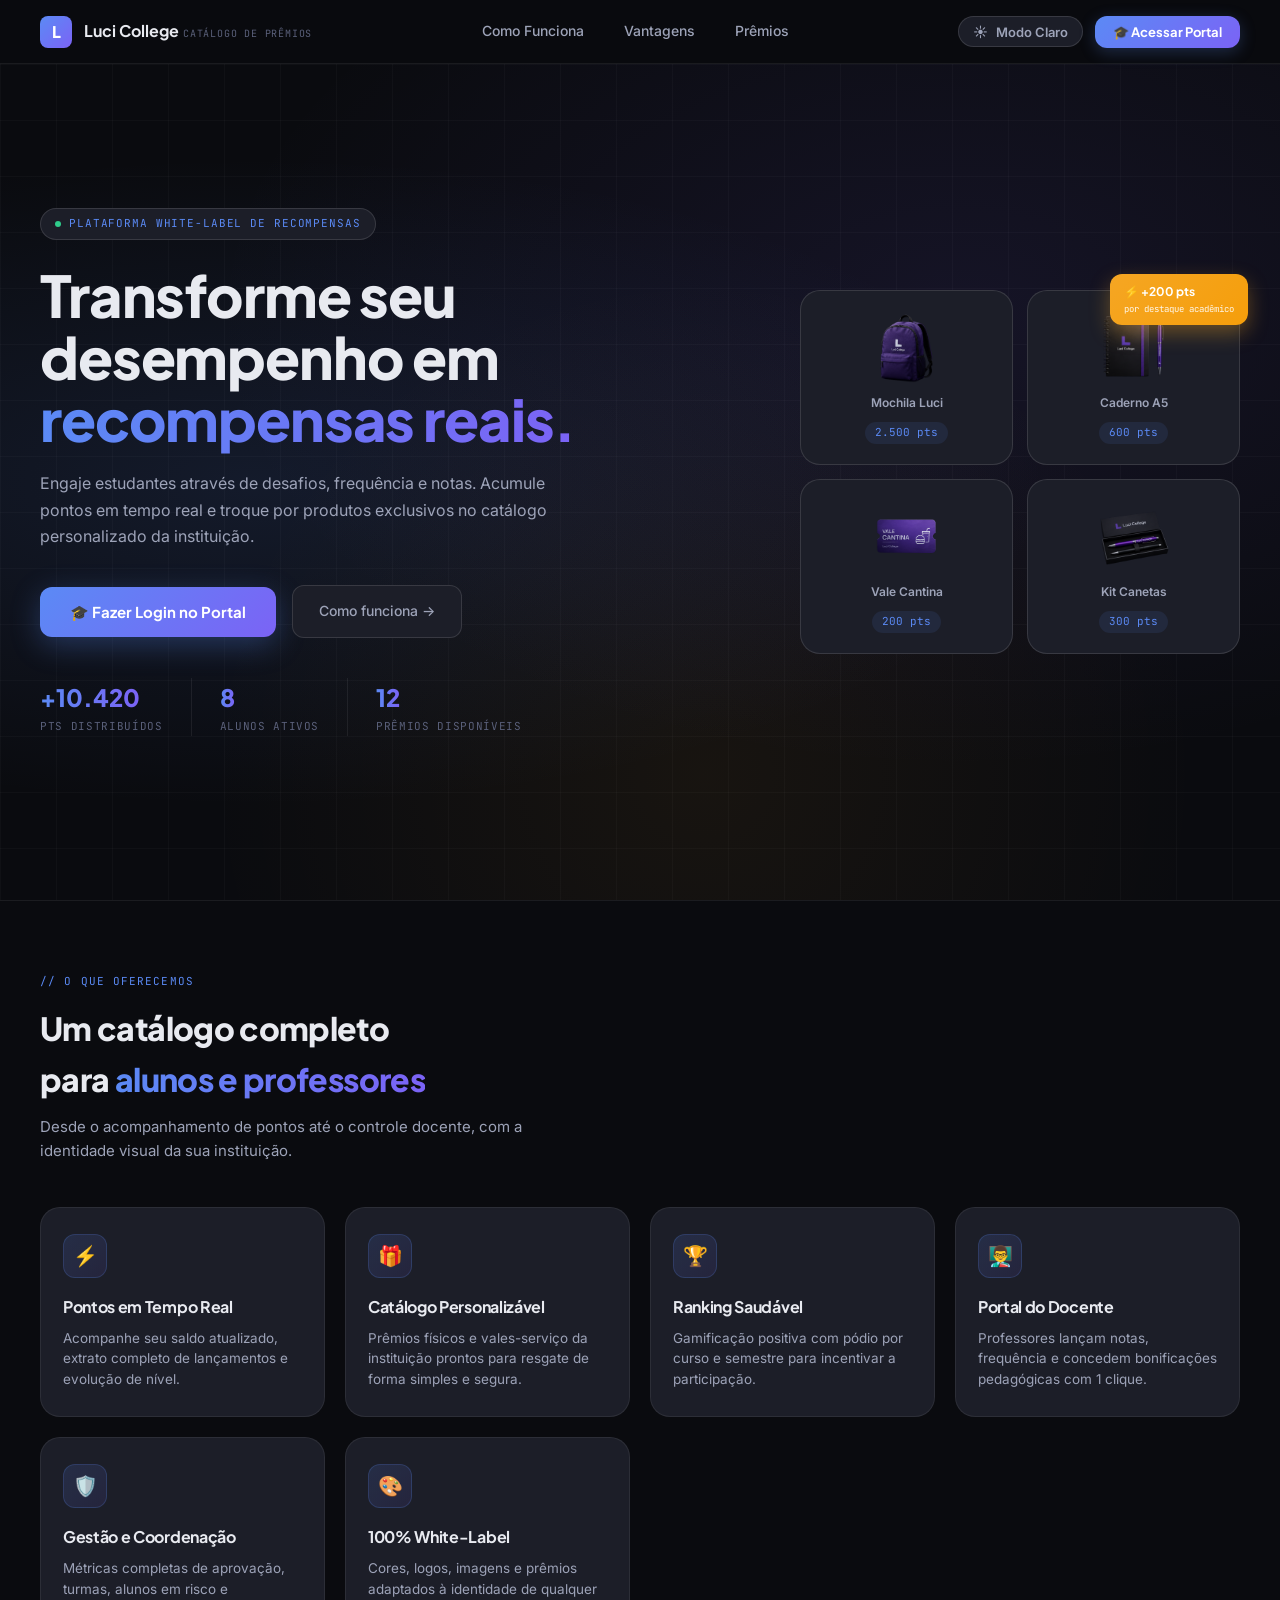
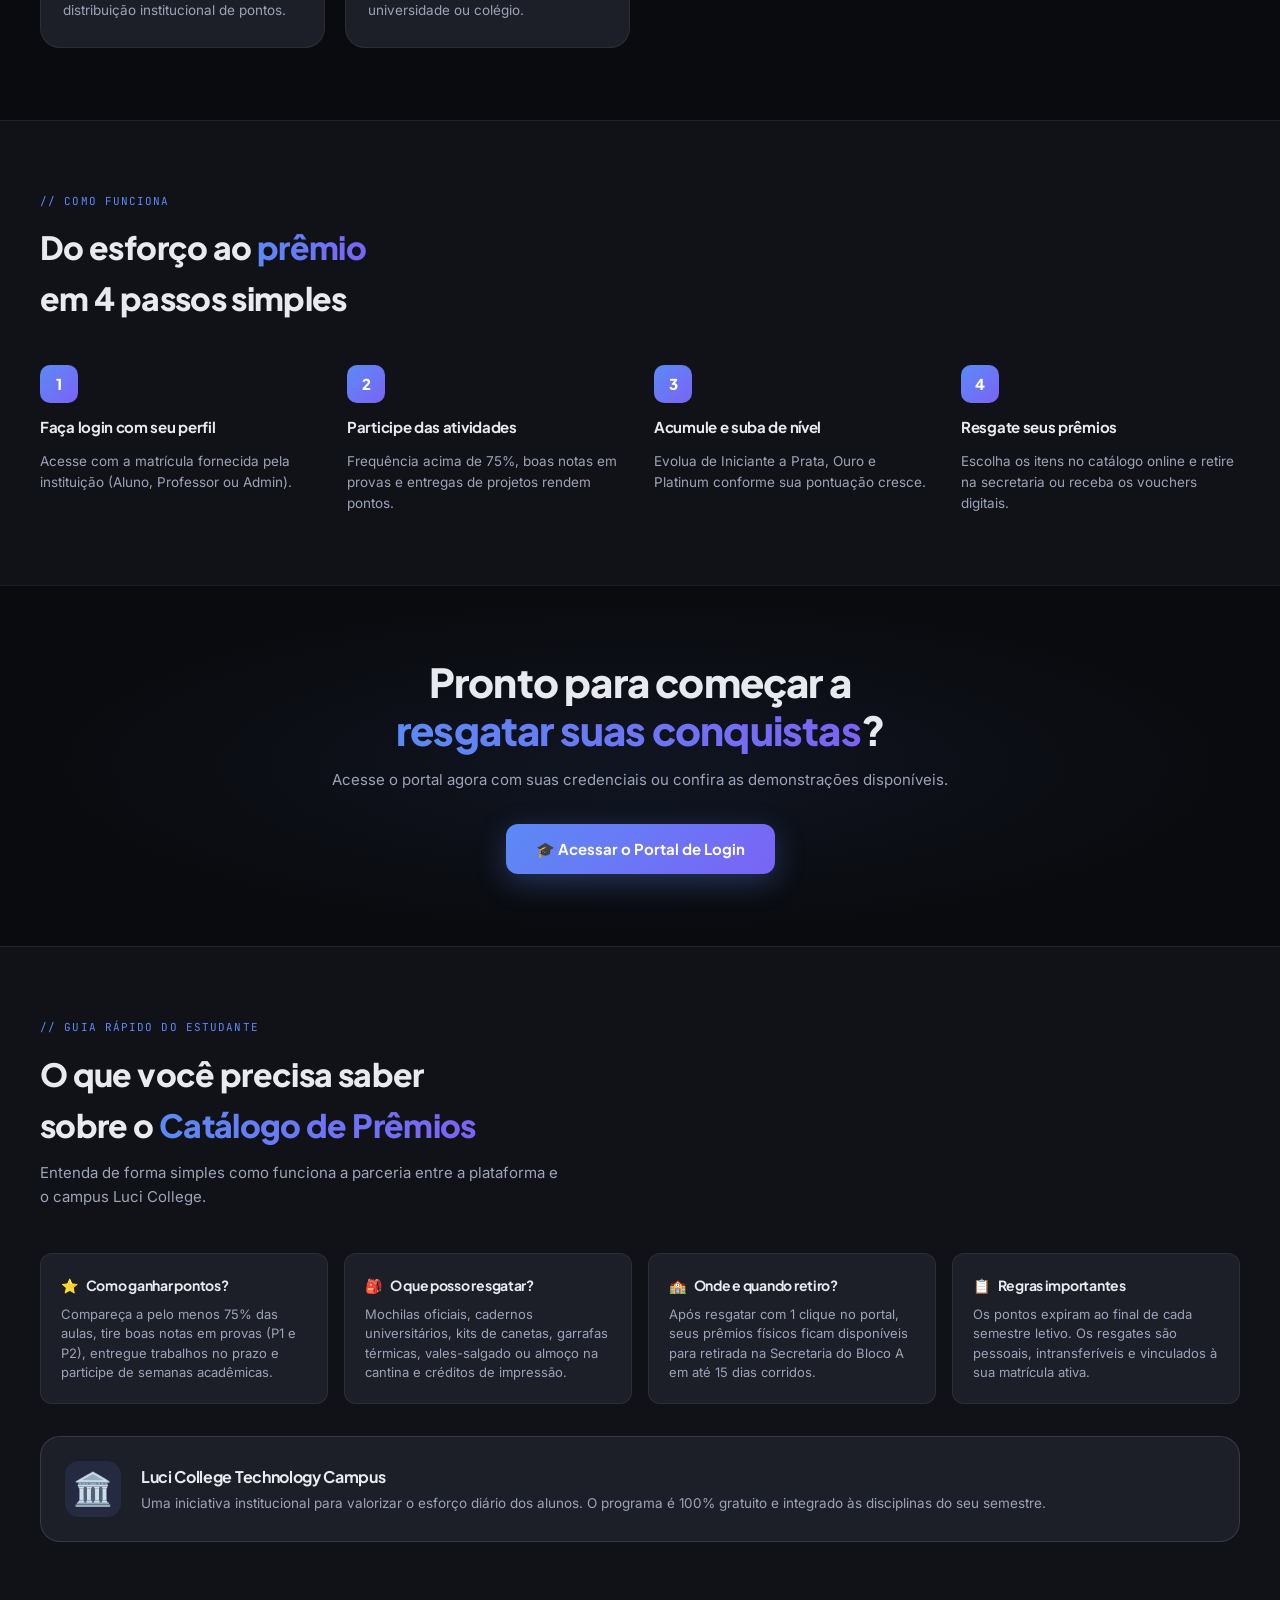
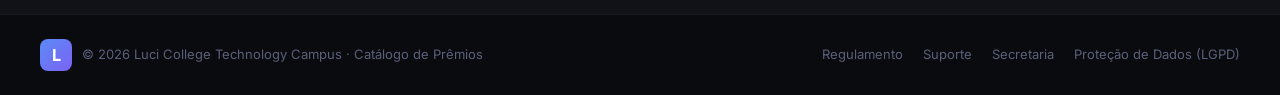
<file: frontend/index.html>
<!DOCTYPE html>
<html lang="pt-BR">
<head>
  <meta charset="UTF-8" />
  <meta name="viewport" content="width=device-width, initial-scale=1.0" />
  <title>Luci College — Portal de Prêmios</title>
  <link rel="icon" href="data:image/svg+xml,<svg  viewBox='0 0 100 100'><text y='.9em' font-size='90'>🎒</text></svg>"/>
  
  
  
  <!-- Google Fonts: Inter (UI/Corpo), Plus Jakarta Sans (Headings), JetBrains Mono (Dados) -->
  <link rel="preconnect" href="https://fonts.googleapis.com" />
  <link rel="preconnect" href="https://fonts.gstatic.com" crossorigin />
  <link href="https://fonts.googleapis.com/css2?family=Inter:wght@300;400;500;600;700;800&family=Plus+Jakarta+Sans:wght@500;600;700;800&family=JetBrains+Mono:wght@400;500;600&display=swap" rel="stylesheet" />

  <link rel="stylesheet" href="./css/style.css" />
</head>
<body>

  <!-- ──────────── MENU PÚBLICO INTEGRADO (HOME & LOGIN) ──────────── -->
  <header class="public-navbar" id="public-navbar">
    <div class="nav-logo" onclick="navigateTo('home')">
      <div class="logo-mark sm">
        <span class="logo-l">L</span>
      </div>
      <div>
        <span class="brand-name">Luci College</span>
        <span class="brand-tag">Catálogo de Prêmios</span>
      </div>
    </div>

    <nav class="public-nav-links">
      <a href="#como-funciona" class="nav-link" onclick="navigateTo('home');">Como Funciona</a>
      <a href="#vantagens" class="nav-link" onclick="navigateTo('home');">Vantagens</a>
      <a href="#premios-preview" class="nav-link" onclick="navigateTo('home');">Prêmios</a>
    </nav>

    <div class="public-nav-right">
      <button class="theme-toggle-btn" onclick="toggleTheme()" title="Alternar entre tema claro e escuro" aria-label="Alternar tema">
        <span class="theme-icon sun-icon">☀️</span>
        <span class="theme-icon moon-icon">🌙</span>
        <span class="theme-label" id="public-theme-label">Modo Claro</span>
      </button>

      <!-- Botão dinâmico entre 'Acessar Portal' e 'Voltar para Home' -->
      <button class="btn-nav-action" id="btn-public-nav" onclick="toggleHomeLogin()">
        🎓 Acessar Portal
      </button>
    </div>
  </header>

  <!-- ──────────── PÁGINA INICIAL / LANDING PAGE ──────────── -->
  <main id="landing-page" class="landing-view">
    
    <!-- HERO -->
    <section class="landing-hero" id="home">
      <div class="landing-hero-inner">
        <div class="landing-hero-left">
          <div class="hero-eyebrow">
            <span class="eyebrow-dot"></span>
            Plataforma White-label de Recompensas
          </div>

          <h1 class="landing-hero-title">
            Transforme seu<br/>
            desempenho em<br/>
            <em>recompensas reais.</em>
          </h1>

          <p class="landing-hero-desc">
            Engaje estudantes através de desafios, frequência e notas. Acumule pontos em tempo real e troque por produtos exclusivos no catálogo personalizado da instituição.
          </p>

          <div class="landing-cta-group">
            <button class="btn-cta-primary" onclick="navigateTo('login')">
              🎓 Fazer Login no Portal
            </button>
            <a href="#como-funciona" class="btn-cta-secondary">
              Como funciona →
            </a>
          </div>

          <div class="landing-stats">
            <div class="landing-stat-item">
              <span class="landing-stat-num"><span>+10.420</span></span>
              <span class="landing-stat-label">Pts distribuídos</span>
            </div>
            <div class="landing-stat-divider"></div>
            <div class="landing-stat-item">
              <span class="landing-stat-num"><span>8</span></span>
              <span class="landing-stat-label">Alunos ativos</span>
            </div>
            <div class="landing-stat-divider"></div>
            <div class="landing-stat-item">
              <span class="landing-stat-num"><span>12</span></span>
              <span class="landing-stat-label">Prêmios disponíveis</span>
            </div>
          </div>
        </div>

        <div class="landing-hero-right" id="premios-preview">
          <div class="float-badge">
            ⚡ +200 pts
            <span class="badge-sub">por destaque acadêmico</span>
          </div>

          <div class="prizes-grid">
            <div class="prize-card">
              <img src="./img/MochilaLuci.png" alt="Mochila Luci" />
              <span class="prize-name">Mochila Luci</span>
              <span class="prize-pts">2.500 pts</span>
            </div>
            <div class="prize-card">
              <img src="./img/CadernoLuci.png" alt="Caderno A5" />
              <span class="prize-name">Caderno A5</span>
              <span class="prize-pts">600 pts</span>
            </div>
            <div class="prize-card">
              <img src="./img/ValeCantinaLuci.png" alt="Vale Cantina" />
              <span class="prize-name">Vale Cantina</span>
              <span class="prize-pts">200 pts</span>
            </div>
            <div class="prize-card">
              <img src="./img/KitCanetaLuci.png" alt="Kit Canetas" />
              <span class="prize-name">Kit Canetas</span>
              <span class="prize-pts">300 pts</span>
            </div>
          </div>
        </div>
      </div>
    </section>

    <!-- FUNCIONALIDADES / VANTAGENS -->
    <section class="landing-features-section" id="vantagens">
      <div class="landing-section-inner">
        <p class="landing-section-eyebrow">// O que oferecemos</p>
        <h2 class="landing-section-title">Um catálogo completo<br/>para <em>alunos e professores</em></h2>
        <p class="landing-section-desc">Desde o acompanhamento de pontos até o controle docente, com a identidade visual da sua instituição.</p>

        <div class="landing-features-grid">
          <div class="landing-feature-card">
            <div class="landing-feature-icon">⚡</div>
            <h3 class="landing-feature-title">Pontos em Tempo Real</h3>
            <p class="landing-feature-desc">Acompanhe seu saldo atualizado, extrato completo de lançamentos e evolução de nível.</p>
          </div>
          <div class="landing-feature-card">
            <div class="landing-feature-icon">🎁</div>
            <h3 class="landing-feature-title">Catálogo Personalizável</h3>
            <p class="landing-feature-desc">Prêmios físicos e vales-serviço da instituição prontos para resgate de forma simples e segura.</p>
          </div>
          <div class="landing-feature-card">
            <div class="landing-feature-icon">🏆</div>
            <h3 class="landing-feature-title">Ranking Saudável</h3>
            <p class="landing-feature-desc">Gamificação positiva com pódio por curso e semestre para incentivar a participação.</p>
          </div>
          <div class="landing-feature-card">
            <div class="landing-feature-icon">👨‍🏫</div>
            <h3 class="landing-feature-title">Portal do Docente</h3>
            <p class="landing-feature-desc">Professores lançam notas, frequência e concedem bonificações pedagógicas com 1 clique.</p>
          </div>
          <div class="landing-feature-card">
            <div class="landing-feature-icon">🛡️</div>
            <h3 class="landing-feature-title">Gestão e Coordenação</h3>
            <p class="landing-feature-desc">Métricas completas de aprovação, turmas, alunos em risco e distribuição institucional de pontos.</p>
          </div>
          <div class="landing-feature-card">
            <div class="landing-feature-icon">🎨</div>
            <h3 class="landing-feature-title">100% White-Label</h3>
            <p class="landing-feature-desc">Cores, logos, imagens e prêmios adaptados à identidade de qualquer universidade ou colégio.</p>
          </div>
        </div>
      </div>
    </section>

    <!-- COMO FUNCIONA -->
    <section class="landing-how-section" id="como-funciona">
      <div class="landing-section-inner">
        <p class="landing-section-eyebrow">// Como funciona</p>
        <h2 class="landing-section-title">Do esforço ao <em>prêmio</em><br/>em 4 passos simples</h2>

        <div class="landing-steps">
          <div class="landing-step-item">
            <div class="landing-step-num">1</div>
            <h4 class="landing-step-title">Faça login com seu perfil</h4>
            <p class="landing-step-desc">Acesse com a matrícula fornecida pela instituição (Aluno, Professor ou Admin).</p>
          </div>
          <div class="landing-step-item">
            <div class="landing-step-num">2</div>
            <h4 class="landing-step-title">Participe das atividades</h4>
            <p class="landing-step-desc">Frequência acima de 75%, boas notas em provas e entregas de projetos rendem pontos.</p>
          </div>
          <div class="landing-step-item">
            <div class="landing-step-num">3</div>
            <h4 class="landing-step-title">Acumule e suba de nível</h4>
            <p class="landing-step-desc">Evolua de Iniciante a Prata, Ouro e Platinum conforme sua pontuação cresce.</p>
          </div>
          <div class="landing-step-item">
            <div class="landing-step-num">4</div>
            <h4 class="landing-step-title">Resgate seus prêmios</h4>
            <p class="landing-step-desc">Escolha os itens no catálogo online e retire na secretaria ou receba os vouchers digitais.</p>
          </div>
        </div>
      </div>
    </section>

    <!-- CTA FINAL DA LANDING -->
    <section class="landing-cta-section">
      <div class="landing-cta-glow"></div>
      <div class="landing-cta-inner">
        <h2 class="landing-cta-title">Pronto para começar a<br/><em>resgatar suas conquistas</em>?</h2>
        <p class="landing-cta-desc">Acesse o portal agora com suas credenciais ou confira as demonstrações disponíveis.</p>
        <button class="btn-cta-primary" onclick="navigateTo('login')">
          🎓 Acessar o Portal de Login
        </button>
      </div>
    </section>

    <!-- GUIA RÁPIDO DO ALUNO & INFO DA ESCOLA -->
    <section class="landing-features-section" id="guia-aluno" style="background: var(--bg2);">
      <div class="landing-section-inner">
        <p class="landing-section-eyebrow">// Guia Rápido do Estudante</p>
        <h2 class="landing-section-title">O que você precisa saber<br/>sobre o <em>Catálogo de Prêmios</em></h2>
        <p class="landing-section-desc">Entenda de forma simples como funciona a parceria entre a plataforma e o campus Luci College.</p>

        <div class="quick-guide-grid">
          <div class="quick-guide-card">
            <h4><span>⭐</span> Como ganhar pontos?</h4>
            <p>Compareça a pelo menos 75% das aulas, tire boas notas em provas (P1 e P2), entregue trabalhos no prazo e participe de semanas acadêmicas.</p>
          </div>
          <div class="quick-guide-card">
            <h4><span>🎒</span> O que posso resgatar?</h4>
            <p>Mochilas oficiais, cadernos universitários, kits de canetas, garrafas térmicas, vales-salgado ou almoço na cantina e créditos de impressão.</p>
          </div>
          <div class="quick-guide-card">
            <h4><span>🏫</span> Onde e quando retiro?</h4>
            <p>Após resgatar com 1 clique no portal, seus prêmios físicos ficam disponíveis para retirada na Secretaria do Bloco A em até 15 dias corridos.</p>
          </div>
          <div class="quick-guide-card">
            <h4><span>📋</span> Regras importantes</h4>
            <p>Os pontos expiram ao final de cada semestre letivo. Os resgates são pessoais, intransferíveis e vinculados à sua matrícula ativa.</p>
          </div>
        </div>

        <div class="school-info-banner">
          <div class="school-info-icon">🏛️</div>
          <div class="school-info-text">
            <h4>Luci College Technology Campus</h4>
            <p>Uma iniciativa institucional para valorizar o esforço diário dos alunos. O programa é 100% gratuito e integrado às disciplinas do seu semestre.</p>
          </div>
        </div>
      </div>
    </section>

    <!-- FOOTER DA LANDING -->
    <footer class="landing-footer">
      <div class="footer-left">
        <div class="logo-mark sm"><span class="logo-l">L</span></div>
        <span>© 2026 Luci College Technology Campus · Catálogo de Prêmios</span>
      </div>
      <div class="footer-right">
        <a href="#" onclick="openRegulamento(); return false;">Regulamento</a>
        <a href="#" onclick="openSuporteModal(); return false;">Suporte</a>
        <a href="#" onclick="openSecretariaModal(); return false;">Secretaria</a>
        <a href="#" onclick="openPrivacidadeModal(); return false;">Proteção de Dados (LGPD)</a>
      </div>
    </footer>

  </main>

  <!-- ──────────── LOGIN OVERLAY ──────────── -->
  <div id="login-overlay" class="overlay hidden">
    
    <div class="login-card">
      <div class="login-logo">
        <div class="logo-mark">
          <span class="logo-l">L</span>
        </div>
        <div class="login-brand">
          <span class="brand-name">Luci College</span>
          <span class="brand-tag">Technology Campus</span>
        </div>
      </div>

      <!-- SELETOR DE PERFIL DE ACESSO (ALUNO / PROFESSOR / ADMIN) -->
      <div class="login-role-tabs">
        <button type="button" class="role-tab active" id="tab-role-aluno" onclick="setLoginRole('aluno')">
          <span class="role-icon">🎓</span> Aluno
        </button>
        <button type="button" class="role-tab" id="tab-role-professor" onclick="setLoginRole('professor')">
          <span class="role-icon">👨‍🏫</span> Professor
        </button>
        <button type="button" class="role-tab" id="tab-role-admin" onclick="setLoginRole('admin')">
          <span class="role-icon">🛡️</span> Admin
        </button>
      </div>

      <h2 class="login-title" id="login-title">Portal do<br/><em>Aluno</em></h2>
      <p class="login-sub" id="login-sub">Troque seus pontos por prêmios e serviços exclusivos.</p>

      <form id="login-form" class="login-form" autocomplete="off">
        <div class="field-group">
          <label for="matricula" id="label-matricula">Matrícula</label>
          <input type="text" id="matricula" name="matricula" placeholder="Ex: LC2024001" required />
        </div>
        <div class="field-group">
          <label for="senha">Senha</label>
          <div class="input-wrapper">
            <input type="password" id="senha" name="senha" placeholder="Ex: luci123" required />
            <button type="button" class="toggle-pass" onclick="togglePass()" title="Mostrar senha">
              <svg viewBox="0 0 24 24" fill="none" stroke="currentColor" stroke-width="1.8"><path d="M1 12s4-8 11-8 11 8 11 8-4 8-11 8-11-8-11-8z"/><circle cx="12" cy="12" r="3"/></svg>
            </button>
          </div>
        </div>

        <!-- ACESSO RÁPIDO PARA TESTES -->
        <div class="quick-demo-box">
          <span class="demo-box-label">Acesso rápido para demonstração:</span>
          <div class="demo-chips" id="demo-chips">
            <button type="button" class="demo-chip" onclick="fillCredentials('LC2024001','luci123')">
              ⚡ Aluna Ana Luíza (LC2024001)
            </button>
          </div>
        </div>

        <div id="login-error" class="login-error hidden">Matrícula ou senha inválidos.</div>
        <button type="submit" class="btn-login" id="btn-login">
          <span id="btn-text">Entrar como Aluno</span>
          <span id="btn-loader" class="btn-loader hidden"></span>
        </button>
      </form>

      <p class="login-help">Esqueceu a senha? <a href="#" onclick="alert('Entre em contato com a secretaria.')">Recuperar acesso</a></p>
    </div>

    <div class="login-visual">
      <div class="visual-grid">
        <div class="vg-card vc1"><img src="./img/MochilaLuci.png" alt="Mochila Luci" class="vg-img"><span>Mochila Luci</span></div>
        <div class="vg-card vc2"><img src="./img/CadernoLuci.png" alt="Caderno A5" class="vg-img"><span>Caderno A5</span></div>
        <div class="vg-card vc3"><img src="./img/ValeCantinaLuci.png" alt="Vale Cantina" class="vg-img"><span>Vale Cantina</span></div>
        <div class="vg-card vc4"><img src="./img/KitCanetaLuci.png" alt="Kit Canetas" class="vg-img"><span>Kit Canetas</span></div>
        <div class="vg-card vc5"><img src="./img/ChaveiroLuci.png" alt="Chaveiro" class="vg-img"><span>Chaveiro</span></div>
        <div class="vg-card vc6"><img src="./img/EstojoLuci.png" alt="Estojo Tech" class="vg-img"><span>Estojo Tech</span></div>
      </div>
      <div class="visual-tagline">
        <span class="tag-pts">+10.420 pts</span>
        <span class="tag-text">distribuídos este mês</span>
      </div>
    </div>
  </div>

  <!-- ──────────── MAIN APP ──────────── -->
  <div id="app" class="app hidden">

    <!-- HEADER -->
    <header class="header">
      <div class="header-left">
        <div class="logo-inline">
          <div class="logo-mark sm"><span class="logo-l">L</span></div>
          <span class="brand-name">Luci College</span>
        </div>
      </div>
      <nav class="header-nav">
        <a href="#perfil"    class="nav-link" data-section="perfil">Perfil</a>
        <a href="#catalogo"  class="nav-link active" data-section="catalogo">Catálogo</a>
        <a href="#historico" class="nav-link" data-section="historico">Histórico</a>
        <a href="#ranking"   class="nav-link" data-section="ranking">Ranking</a>
      </nav>
      <div class="header-right">
        <button class="theme-toggle-btn" id="header-theme-toggle" onclick="toggleTheme()" title="Alternar entre tema claro e escuro" aria-label="Alternar tema">
          <span class="theme-icon sun-icon">☀️</span>
          <span class="theme-icon moon-icon">🌙</span>
          <span class="theme-label" id="header-theme-label">Modo Claro</span>
        </button>
        <div class="pts-badge">
          <span class="pts-icon">⚡</span>
          <span id="header-pts">–</span>
          <span class="pts-label">pts</span>
        </div>
        <button class="btn-logout" onclick="logout()">Sair</button>
      </div>
    </header>

    <!-- HERO SECTION -->
    <section class="hero">
      <div class="hero-left">
        <p class="hero-greeting" id="hero-greeting">Olá, aluno!</p>
        <h1 class="hero-title">Seus <em>pontos</em>,<br/>seus <em>prêmios.</em></h1>
        <p class="hero-desc">Ganhe pontos participando das atividades da faculdade e troque por produtos e serviços exclusivos Luci College.</p>
        <div class="hero-points-card">
          <div class="hpc-row">
            <div class="hpc-block">
              <span class="hpc-num" id="pts-disponiveis">—</span>
              <span class="hpc-label">Pontos disponíveis</span>
            </div>
            <div class="hpc-divider"></div>
            <div class="hpc-block">
              <span class="hpc-num" id="pts-resgatados">—</span>
              <span class="hpc-label">Pontos resgatados</span>
            </div>
            <div class="hpc-divider"></div>
            <div class="hpc-block">
              <span class="hpc-num" id="resgates-total">—</span>
              <span class="hpc-label">Resgates feitos</span>
            </div>
          </div>
          <div class="hpc-bar-wrap">
            <div class="hpc-bar-track">
              <div class="hpc-bar-fill" id="pts-bar" style="width:0%"></div>
            </div>
            <span class="hpc-bar-label" id="pts-nivel-label">Nível Iniciante</span>
          </div>
        </div>
      </div>
      <div class="hero-right">
        <div class="hero-trophy">
          <div class="trophy-glow"></div>
          <div class="trophy-icon"><img src="./img/AlunaLuci.png" alt="Aluna Luci" style="width:100%;height:100%;object-fit:contain;"></div>
          <div class="trophy-ring r1"></div>
          <div class="trophy-ring r2"></div>
          <div class="trophy-ring r3"></div>
        </div>
      </div>
    </section>

    <!-- FILTER TABS -->
    <section class="catalog-header" id="catalogo">
      <div class="catalog-title-row">
        <h2 class="section-title">Catálogo de Prêmios</h2>
        <div class="search-wrap">
          <svg class="search-icon" viewBox="0 0 24 24" fill="none" stroke="currentColor" stroke-width="1.8"><circle cx="11" cy="11" r="8"/><path d="m21 21-4.35-4.35"/></svg>
          <input type="text" id="search-input" class="search-input" placeholder="Buscar prêmios..." oninput="filterProducts()" />
        </div>
      </div>
      <div class="filter-tabs">
        <button class="filter-tab active" data-cat="todos"     onclick="setCategory(this)">Todos</button>
        <button class="filter-tab"        data-cat="mochila"   onclick="setCategory(this)">Mochilas</button>
        <button class="filter-tab"        data-cat="papelaria" onclick="setCategory(this)">Papelaria</button>
        <button class="filter-tab"        data-cat="servico"   onclick="setCategory(this)">Serviços</button>
        <button class="filter-tab"        data-cat="acessorio" onclick="setCategory(this)">Acessórios</button>
      </div>
    </section>

    <!-- PRODUCT GRID -->
    <section class="catalog-grid" id="products-grid">
      <!-- Cards injetados via JS -->
    </section>

    <!-- ──────────── HISTÓRICO ──────────── -->
    <section class="page-section hidden" id="historico">

      <div class="page-hero hist-hero">
        <div class="page-hero-left">
          <p class="hero-greeting">Seus resgates</p>
          <h1 class="hero-title">Histórico <em>completo</em></h1>
          <p class="hero-desc">Acompanhe todos os prêmios e serviços que você já resgatou com seus pontos.</p>
        </div>
        <div class="hist-stats-row">
          <div class="hist-stat-card">
            <span class="hsc-icon"></span>
            <span class="hsc-num" id="hist-total-resgates">—</span>
            <span class="hsc-label">Resgates no total</span>
          </div>
          <div class="hist-stat-card">
            <span class="hsc-icon"></span>
            <span class="hsc-num" id="hist-total-pts">—</span>
            <span class="hsc-label">Pontos utilizados</span>
          </div>
          <div class="hist-stat-card">
            <span class="hsc-icon"></span>
            <span class="hsc-num" id="hist-aprovados">—</span>
            <span class="hsc-label">Aprovados</span>
          </div>
          <div class="hist-stat-card">
            <span class="hsc-icon"></span>
            <span class="hsc-num" id="hist-pendentes">—</span>
            <span class="hsc-label">Pendentes</span>
          </div>
        </div>
      </div>

      <div class="hist-controls">
        <div class="search-wrap">
          <svg class="search-icon" viewBox="0 0 24 24" fill="none" stroke="currentColor" stroke-width="1.8"><circle cx="11" cy="11" r="8"/><path d="m21 21-4.35-4.35"/></svg>
          <input type="text" id="hist-search" class="search-input" placeholder="Buscar por prêmio..." oninput="filterHistory()" />
        </div>
        <div class="hist-filter-group">
          <button class="filter-tab active" data-hstatus="todos"     onclick="setHistStatus(this)">Todos</button>
          <button class="filter-tab"        data-hstatus="aprovado"  onclick="setHistStatus(this)">Aprovados</button>
          <button class="filter-tab"        data-hstatus="pendente"  onclick="setHistStatus(this)">Pendentes</button>
          <button class="filter-tab"        data-hstatus="cancelado" onclick="setHistStatus(this)">Cancelados</button>
        </div>
      </div>

      <div class="hist-cards" id="hist-cards"></div>

      <div class="history-table-wrap" id="hist-table-wrap">
        <table class="history-table">
          <thead>
            <tr>
              <th>Data</th>
              <th>Prêmio</th>
              <th>Categoria</th>
              <th>Pontos</th>
              <th>Status</th>
            </tr>
          </thead>
          <tbody id="history-body">
            <tr class="empty-row"><td colspan="5">Nenhum resgate encontrado.</td></tr>
          </tbody>
        </table>
      </div>

    </section>

    <!-- ──────────── RANKING ──────────── -->
    <section class="page-section hidden" id="ranking">

      <div class="page-hero rank-hero">
        <div class="page-hero-left">
          <p class="hero-greeting">Competição saudável</p>
          <h1 class="hero-title">Ranking do <em>Semestre</em></h1>
          <p class="hero-desc">Os alunos com mais pontos acumulados este semestre. Continue participando das atividades para subir no ranking!</p>
        </div>
        <div class="rank-hero-right">
          <div class="rank-podium">
            <div class="podium-item p2" id="podium-2">
              <div class="podium-avatar" id="pod-av-2">—</div>
              <div class="podium-name"  id="pod-nm-2">—</div>
              <div class="podium-pts"   id="pod-pt-2">—</div>
              <div class="podium-block b2">2</div>
            </div>
            <div class="podium-item p1" id="podium-1">
              <div class="podium-crown">👑</div>
              <div class="podium-avatar gold" id="pod-av-1">—</div>
              <div class="podium-name"        id="pod-nm-1">—</div>
              <div class="podium-pts"         id="pod-pt-1">—</div>
              <div class="podium-block b1">1</div>
            </div>
            <div class="podium-item p3" id="podium-3">
              <div class="podium-avatar" id="pod-av-3">—</div>
              <div class="podium-name"  id="pod-nm-3">—</div>
              <div class="podium-pts"   id="pod-pt-3">—</div>
              <div class="podium-block b3">3</div>
            </div>
          </div>
        </div>
      </div>

      <div class="my-rank-banner" id="my-rank-banner">
        <span class="mrb-label">Sua posição atual</span>
        <span class="mrb-pos" id="my-rank-pos">—</span>
        <div class="mrb-divider"></div>
        <span class="mrb-pts" id="my-rank-pts">—</span>
        <span class="mrb-pts-label">pontos totais</span>
        <div class="mrb-divider"></div>
        <span class="mrb-diff" id="my-rank-diff"></span>
      </div>

      <div class="rank-controls">
        <div class="search-wrap">
          <svg class="search-icon" viewBox="0 0 24 24" fill="none" stroke="currentColor" stroke-width="1.8"><circle cx="11" cy="11" r="8"/><path d="m21 21-4.35-4.35"/></svg>
          <input type="text" id="rank-search" class="search-input" placeholder="Buscar aluno..." oninput="filterRanking()" />
        </div>
        <div class="rank-filter-group">
          <button class="filter-tab active" data-rcurso="todos"                    onclick="setRankCurso(this)">Todos os cursos</button>
          <button class="filter-tab"        data-rcurso="Engenharia de Software"   onclick="setRankCurso(this)">Eng. Software</button>
          <button class="filter-tab"        data-rcurso="Ciência da Computação"    onclick="setRankCurso(this)">Ciência Comp.</button>
          <button class="filter-tab"        data-rcurso="Análise e Sistemas"       onclick="setRankCurso(this)">Análise e Sist.</button>
        </div>
      </div>

      <div class="ranking-list" id="ranking-list">
        <!-- injetado via JS -->
      </div>

    </section>

    <!-- ──────────── PERFIL ──────────── -->
    <section class="page-section hidden" id="perfil">

      <div class="page-hero perfil-hero">
        <div class="perfil-avatar-col">
          <div class="perfil-avatar-ring">
            <div class="perfil-avatar-circle" id="perfil-avatar-iniciais">AL</div>
          </div>
          <div class="perfil-nivel-badge" id="perfil-nivel-badge">Nível Ouro ★</div>
        </div>
        <div class="page-hero-left">
          <p class="hero-greeting">Seu perfil</p>
          <h1 class="hero-title" id="perfil-nome-titulo">—</h1>
          <div class="perfil-info-chips">
            <span class="perfil-chip"><span class="chip-icon"></span><span id="perfil-curso">—</span></span>
            <span class="perfil-chip"><span class="chip-icon"></span><span id="perfil-matricula">—</span></span>
            <span class="perfil-chip"><span class="chip-icon"></span><span id="perfil-email">—</span></span>
          </div>
        </div>
        <div class="perfil-stats-row">
          <div class="perfil-stat-card">
            <span class="psc-icon"></span>
            <span class="psc-num" id="perfil-pts-disp">—</span>
            <span class="psc-label">Pts disponíveis</span>
          </div>
          <div class="perfil-stat-card">
            <span class="psc-icon"></span>
            <span class="psc-num" id="perfil-pts-total">—</span>
            <span class="psc-label">Pts totais ganhos</span>
          </div>
          <div class="perfil-stat-card">
            <span class="psc-icon"></span>
            <span class="psc-num" id="perfil-pos-ranking">—</span>
            <span class="psc-label">Posição no ranking</span>
          </div>
          <div class="perfil-stat-card">
            <span class="psc-icon"></span>
            <span class="psc-num" id="perfil-resgates">—</span>
            <span class="psc-label">Resgates feitos</span>
          </div>
        </div>
      </div>

      <div class="perfil-controls">
        <div class="perfil-controls-left">
          <div class="perfil-select-wrap">
            <label class="perfil-select-label">Semestre</label>
            <select id="perfil-semestre-sel" class="perfil-select" onchange="renderAtividades()">
              <option value="2026-1">2026 — 1º Semestre</option>
              <option value="2025-2">2025 — 2º Semestre</option>
              <option value="2025-1">2025 — 1º Semestre</option>
            </select>
          </div>
        </div>
        <div class="perfil-filter-group">
          <button class="filter-tab active" data-atype="todos"      onclick="setAtivType(this)">Todas</button>
          <button class="filter-tab"        data-atype="ganhou"     onclick="setAtivType(this)">Ganhou pts</button>
          <button class="filter-tab"        data-atype="nao_ganhou" onclick="setAtivType(this)">Não ganhou</button>
        </div>
      </div>

      <div class="perfil-semestre-resumo" id="perfil-semestre-resumo">
        <!-- injetado via JS -->
      </div>

      <div class="perfil-timeline" id="perfil-timeline">
        <!-- injetado via JS -->
      </div>

    </section>

    <!-- FOOTER -->
    <footer class="footer">
      <div class="footer-left">
        <div class="logo-mark sm"><span class="logo-l">L</span></div>
        <span>© 2026 Luci College Technology Campus</span>
      </div>
      <div class="footer-right">
        <a href="#" onclick="openRegulamento(); return false;">Regulamento</a>
        <a href="#" onclick="openSuporteModal(); return false;">Suporte</a>
        <a href="#" onclick="openSecretariaModal(); return false;">Secretaria</a>
      </div>
    </footer>

  </div><!-- fim #app -->

  <!-- ──────────── ADMIN & TEACHER APP ──────────── -->
  <div id="admin-app" class="app hidden">

    <!-- ADMIN HEADER -->
    <header class="header">
      <div class="header-left">
        <div class="logo-inline">
          <div class="logo-mark sm"><span class="logo-l">L</span></div>
          <span class="brand-name">Luci College</span>
        </div>
        <div class="staff-role-badge" id="staff-role-badge">
          👨‍🏫 Portal do Professor
        </div>
      </div>
      <nav class="header-nav staff-nav">
        <button type="button" class="nav-link active" data-admin-tab="notas" onclick="switchAdminTab('notas')">📊 Notas</button>
        <button type="button" class="nav-link" data-admin-tab="presencas" onclick="switchAdminTab('presencas')">📅 Presenças</button>
        <button type="button" class="nav-link" data-admin-tab="trabalhos" onclick="switchAdminTab('trabalhos')">📝 Trabalhos</button>
        <button type="button" class="nav-link" data-admin-tab="pontos" onclick="switchAdminTab('pontos')">⚡ Conceder Pontos</button>
        <button type="button" class="nav-link hidden" id="admin-tab-btn-visao" data-admin-tab="visao" onclick="switchAdminTab('visao')">🏫 Visão Geral</button>
      </nav>
      <div class="header-right">
        <button class="theme-toggle-btn" onclick="toggleTheme()" title="Alternar tema claro/escuro" aria-label="Alternar tema">
          <span class="theme-icon sun-icon">☀️</span>
          <span class="theme-icon moon-icon">🌙</span>
        </button>
        <div class="staff-user-chip">
          <span class="staff-avatar" id="staff-avatar">RM</span>
          <div class="staff-info">
            <span class="staff-name" id="staff-name">Prof. Roberto Mendes</span>
            <span class="staff-dept" id="staff-dept">Ciência da Computação</span>
          </div>
        </div>
        <button class="btn-logout" onclick="logoutStaff()">Sair</button>
      </div>
    </header>

    <!-- SCOPE / SUBJECT SELECTOR BAR -->
    <section class="staff-scope-bar">
      <div class="scope-container">
        <div class="scope-left">
          <div class="scope-icon" id="scope-icon">📚</div>
          <div class="scope-details">
            <label for="subject-select" class="scope-label" id="scope-title">Disciplina em visualização:</label>
            <div class="scope-select-wrap">
              <select id="subject-select" class="scope-select" onchange="onSubjectChange(this.value)">
                <!-- Populado dinamicamente:
                     Se Professor: SÓ suas matérias
                     Se Admin: Todas as matérias + individuais -->
              </select>
            </div>
          </div>
        </div>
        <div class="scope-notice" id="scope-notice">
          <!-- Aviso informativo sobre nível de acesso -->
        </div>
      </div>
    </section>

    <!-- MAIN CONTENT AREA -->
    <main class="staff-main">

      <!-- TAB 1: NOTAS -->
      <section id="pane-notas" class="staff-pane active">
        <div class="pane-header">
          <div>
            <h2 class="pane-title">Lançamento de Notas & Médias</h2>
            <p class="pane-sub">Controle de Prova 1 (35%), Prova 2 (35%) e Trabalho (30%) com cálculo automático da média.</p>
          </div>
          <div class="pane-stats" id="notas-stats"></div>
        </div>
        <div class="table-wrap">
          <table class="staff-table" id="table-notas">
            <thead>
              <tr>
                <th>Aluno</th>
                <th>Matrícula</th>
                <th>Curso</th>
                <th>Disciplina</th>
                <th style="width: 100px;">P1 (35%)</th>
                <th style="width: 100px;">P2 (35%)</th>
                <th style="width: 100px;">Trabalho (30%)</th>
                <th style="width: 90px;">Média</th>
                <th>Situação</th>
                <th style="width: 110px;">Ações</th>
              </tr>
            </thead>
            <tbody id="tbody-notas"></tbody>
          </table>
        </div>
      </section>

      <!-- TAB 2: PRESENÇAS -->
      <section id="pane-presencas" class="staff-pane hidden">
        <div class="pane-header">
          <div>
            <h2 class="pane-title">Frequência e Chamada Acadêmica</h2>
            <p class="pane-sub">Acompanhe presenças e faltas em relação à frequência mínima de 75% exigida.</p>
          </div>
          <div class="pane-stats" id="presencas-stats"></div>
        </div>
        <div class="table-wrap">
          <table class="staff-table" id="table-presencas">
            <thead>
              <tr>
                <th>Aluno</th>
                <th>Matrícula</th>
                <th>Disciplina</th>
                <th>Total Aulas</th>
                <th>Presenças</th>
                <th>Faltas</th>
                <th style="min-width: 140px;">Frequência</th>
                <th>Situação</th>
                <th>Ações Rápidas</th>
              </tr>
            </thead>
            <tbody id="tbody-presencas"></tbody>
          </table>
        </div>
      </section>

      <!-- TAB 3: TRABALHOS -->
      <section id="pane-trabalhos" class="staff-pane hidden">
        <div class="pane-header">
          <div>
            <h2 class="pane-title">Acompanhamento de Trabalhos & Projetos</h2>
            <p class="pane-sub">Verifique o status de entrega de cada aluno e lance as notas das atividades.</p>
          </div>
          <div class="trabalho-filter-wrap">
            <label for="trabalho-select-filter" class="scope-label">Selecione o Trabalho:</label>
            <select id="trabalho-select-filter" class="scope-select" onchange="renderTrabalhos()"></select>
          </div>
        </div>
        <div class="table-wrap">
          <table class="staff-table" id="table-trabalhos">
            <thead>
              <tr>
                <th>Aluno</th>
                <th>Matrícula</th>
                <th>Trabalho</th>
                <th>Prazo</th>
                <th>Status da Entrega</th>
                <th>Nota Atribuída</th>
                <th>Ações</th>
              </tr>
            </thead>
            <tbody id="tbody-trabalhos"></tbody>
          </table>
        </div>
      </section>

      <!-- TAB 4: CONCEDER PONTOS -->
      <section id="pane-pontos" class="staff-pane hidden">
        <div class="pane-header">
          <div>
            <h2 class="pane-title">Bonificação & Concessão de Pontos Acadêmicos</h2>
            <p class="pane-sub">Selecione o aluno para validar seus dados cadastrais, consultar todo o extrato de pontuações e conceder novos reconhecimentos.</p>
          </div>
        </div>
        <div class="points-grant-grid">
          <!-- CARD ESQUERDO: SELETOR + CONFIRMAÇÃO VISUAL + FORMULÁRIO -->
          <div class="grant-card">
            <h3 class="grant-card-title">Lançar Reconhecimento de Pontos</h3>
            
            <div class="field-group">
              <label for="grant-student">Selecione o Aluno para Bonificar</label>
              <select id="grant-student" class="scope-select" onchange="onGrantStudentSelected(this.value)"></select>
            </div>

            <!-- CARD DE VALIDAÇÃO VISUAL DO ALUNO SELECIONADO -->
            <div class="student-validation-card" id="student-validation-card">
              <!-- Renderizado dinamicamente via JS -->
            </div>

            <div class="field-group" style="margin-top: 16px;">
              <label>Quantidade de Pontos a Bonificar</label>
              <div class="quick-pts-buttons">
                <button type="button" class="btn-quick-pt" onclick="setGrantAmount(50)">+50 pts</button>
                <button type="button" class="btn-quick-pt" onclick="setGrantAmount(100)">+100 pts</button>
                <button type="button" class="btn-quick-pt active" onclick="setGrantAmount(200)">+200 pts</button>
                <button type="button" class="btn-quick-pt" onclick="setGrantAmount(500)">+500 pts</button>
              </div>
              <input type="number" id="grant-amount" value="200" min="10" max="2000" class="field-input" />
            </div>

            <div class="field-group">
              <label for="grant-reason">Motivo Pedagógico / Destaque</label>
              <select id="grant-reason" class="scope-select">
                <option value="Destaque acadêmico e melhor nota da turma">🏆 Destaque acadêmico / Melhor nota</option>
                <option value="Excelente participação e colaboração em aula">💡 Excelente participação em aula</option>
                <option value="Entrega de projeto com qualidade excepcional">🚀 Projeto com qualidade excepcional</option>
                <option value="Monitoria voluntária e apoio a colegas">🤝 Monitoria e apoio a colegas</option>
                <option value="Presença e pontualidade 100% no bimestre">📅 Presença 100% no bimestre</option>
                <option value="Outro reconhecimento acadêmico">⭐ Outro reconhecimento acadêmico</option>
              </select>
            </div>

            <div class="field-group">
              <label for="grant-obs">Observação Adicional (Opcional)</label>
              <input type="text" id="grant-obs" class="field-input" placeholder="Ex: Trabalho prático em laboratório 02" />
            </div>

            <button type="button" class="btn-login" style="margin-top: 14px;" onclick="executeGrantPoints()">
              <span>Conceder Pontos ao Aluno</span>
            </button>
          </div>

          <!-- CARD DIREITO: HISTÓRICO COMPLETO & EXTRATO DO ALUNO -->
          <div class="grant-history-card">
            <div class="grant-history-header">
              <div>
                <h3 class="grant-card-title" id="history-student-title">Histórico de Pontos do Aluno</h3>
                <p class="grant-history-sub" id="history-student-sub">Todos os pontos recebidos, motivos e datas</p>
              </div>
              <div class="student-pts-summary" id="student-pts-summary">
                <!-- Badges de saldo, total recebido e total resgatado -->
              </div>
            </div>

            <!-- FILTROS DO EXTRATO -->
            <div class="grant-history-filters">
              <button type="button" class="filter-tab active mini" data-hfilter="todos" onclick="setHistoryFilter('todos', this)">Todas as Movimentações</button>
              <button type="button" class="filter-tab mini" data-hfilter="credito" onclick="setHistoryFilter('credito', this)">Créditos Recebidos</button>
              <button type="button" class="filter-tab mini" data-hfilter="debito" onclick="setHistoryFilter('debito', this)">Resgates de Prêmios</button>
            </div>

            <!-- LISTA DO HISTÓRICO -->
            <div id="grant-student-history-list" class="student-history-timeline">
              <!-- Renderizado dinamicamente -->
            </div>
          </div>
        </div>
      </section>

      <!-- TAB 5: VISÃO GERAL (EXCLUSIVO ADMIN) -->
      <section id="pane-visao" class="staff-pane hidden">
        <div class="pane-header">
          <div>
            <h2 class="pane-title">Visão Global do Campus & Coordenação</h2>
            <p class="pane-sub">Indicadores institucionais completos de todos os cursos, disciplinas e corpo docente.</p>
          </div>
        </div>
        <div class="admin-kpi-grid">
          <div class="kpi-card">
            <span class="kpi-icon">🎓</span>
            <div class="kpi-body">
              <span class="kpi-num" id="kpi-total-alunos">8</span>
              <span class="kpi-label">Alunos Matriculados</span>
            </div>
          </div>
          <div class="kpi-card">
            <span class="kpi-icon">👨‍🏫</span>
            <div class="kpi-body">
              <span class="kpi-num" id="kpi-total-profs">2</span>
              <span class="kpi-label">Docentes Ativos</span>
            </div>
          </div>
          <div class="kpi-card">
            <span class="kpi-icon">📚</span>
            <div class="kpi-body">
              <span class="kpi-num" id="kpi-total-disciplinas">4</span>
              <span class="kpi-label">Disciplinas em Curso</span>
            </div>
          </div>
          <div class="kpi-card">
            <span class="kpi-icon">📈</span>
            <div class="kpi-body">
              <span class="kpi-num" id="kpi-media-geral">8.3</span>
              <span class="kpi-label">Média Geral do Campus</span>
            </div>
          </div>
          <div class="kpi-card">
            <span class="kpi-icon">⚡</span>
            <div class="kpi-body">
              <span class="kpi-num" id="kpi-frequencia-geral">92.4%</span>
              <span class="kpi-label">Frequência Institucional</span>
            </div>
          </div>
        </div>

        <h3 class="section-title" style="margin: 32px 0 16px;">Disciplinas & Professores Responsáveis</h3>
        <div class="admin-subjects-grid" id="admin-subjects-cards"></div>
      </section>

    </main>
  </div>

<!-- ──────────── MODAIS (fora do #app) ──────────── -->

  <!-- MODAL DE RESGATE -->
  <div id="modal-overlay" class="modal-overlay hidden">
    <div class="modal-card">
      <button class="modal-close" onclick="closeModal()">
        <svg viewBox="0 0 24 24" fill="none" stroke="currentColor" stroke-width="2"><path d="M18 6 6 18M6 6l12 12"/></svg>
      </button>
      <div class="modal-img" id="modal-img"></div>
      <div class="modal-body">
        <span class="modal-cat"   id="modal-cat"></span>
        <h3 class="modal-title"   id="modal-title"></h3>
        <p class="modal-desc"     id="modal-desc"></p>
        <div class="modal-pts-row">
          <span class="modal-pts-num"   id="modal-pts"></span>
          <span class="modal-pts-label">pontos</span>
        </div>
        <div class="modal-actions">
          <div id="modal-saldo-warning" class="saldo-warning hidden">Você não tem pontos suficientes.</div>
          <button class="btn-resgatar" id="btn-resgatar" onclick="confirmarResgate()">Resgatar agora</button>
        </div>
      </div>
    </div>
  </div>

  <!-- MODAL REGULAMENTO -->
  <div id="modal-regulamento" class="modal-overlay hidden" onclick="closeRegulamento(event)">
    <div class="modal-card reg-modal-card" onclick="event.stopPropagation()">
      <div class="reg-modal-header">
        <div class="reg-modal-header-left">
          <div class="reg-icon-badge">📄</div>
          <div>
            <h3 class="modal-title">Regulamento do Programa</h3>
            <p class="reg-subtitle">Luci College — Portal de Prêmios · 2026</p>
          </div>
        </div>
        <button class="modal-close" onclick="closeRegulamento()">
          <svg viewBox="0 0 24 24" fill="none" stroke="currentColor" stroke-width="2"><path d="M18 6 6 18M6 6l12 12"/></svg>
        </button>
      </div>
      <div class="reg-modal-body">
        <div class="reg-section">
          <p class="reg-section-title">1. Como ganhar pontos</p>
          <ul class="reg-rule-list">
            <li>✔ Presença em aulas: 100 pontos por aula com frequência acima de 75%.</li>
            <li>✔ Provas e avaliações: pontos proporcionais à nota (até 500 pontos por avaliação).</li>
            <li>✔ Entrega no prazo: bônus de 100 pontos por trabalho entregue antes do vencimento.</li>
            <li>✔ Eventos e semanas acadêmicas: pontos variáveis conforme a atividade.</li>
          </ul>
        </div>
        <div class="reg-section">
          <p class="reg-section-title">2. Tabela de pontuação</p>
          <table class="reg-pts-table">
            <thead><tr><th>Atividade</th><th>Pontos</th></tr></thead>
            <tbody>
              <tr><td>Frequência semanal (acima de 75%)</td><td>+100 pontos / aula</td></tr>
              <tr><td>Nota em prova</td><td>até 500 pontos</td></tr>
              <tr><td>Trabalho entregue no prazo</td><td>+100 pontos</td></tr>
              <tr><td>Participação em eventos</td><td>200–1000 pontos</td></tr>
              <tr><td>Indicação de colega matriculado</td><td>+300 pontos</td></tr>
            </tbody>
          </table>
        </div>
        <div class="reg-section">
          <p class="reg-section-title">3. Regras de resgate</p>
          <ul class="reg-rule-list">
            <li>✔ Resgates são exclusivos ao titular da matrícula.</li>
            <li>✔ O resgate é definitivo — pontos debitados não são estornados.</li>
            <li>✔ Prêmios físicos devem ser retirados na secretaria em até 15 dias.</li>
            <li>✔ Serviços digitais são liberados automaticamente após aprovação.</li>
            <li>✔ Limite de 5 resgates por mês por aluno.</li>
          </ul>
        </div>
        <div class="reg-section">
          <p class="reg-section-title">4. Validade dos pontos</p>
          <ul class="reg-rule-list">
            <li>⚠ Os pontos expiram ao final de cada semestre letivo.</li>
            <li>⚠ Pontos não são cumulativos entre semestres.</li>
            <li>⚠ Em caso de trancamento ou cancelamento, os pontos são anulados.</li>
          </ul>
        </div>
      </div>
      <div class="reg-modal-footer">
        <span class="reg-footer-note">Dúvidas? Fale com a secretaria.</span>
        <button class="btn-resgatar" onclick="closeRegulamento()">Entendido</button>
      </div>
    </div>
  </div>

  <!-- MODAL SUPORTE -->
  <div id="modal-suporte" class="modal-overlay hidden" onclick="closeSuporteModal(event)">
    <div class="modal-card reg-modal-card" onclick="event.stopPropagation()">
      <div class="reg-modal-header">
        <div class="reg-modal-header-left">
          <div class="reg-icon-badge">🎧</div>
          <div>
            <h3 class="modal-title">Suporte</h3>
            <p class="reg-subtitle">Fale com a equipe do Portal de Prêmios</p>
          </div>
        </div>
        <button class="modal-close" onclick="closeSuporteModal()">
          <svg viewBox="0 0 24 24" fill="none" stroke="currentColor" stroke-width="2"><path d="M18 6 6 18M6 6l12 12"/></svg>
        </button>
      </div>
      <div class="reg-modal-body">
        <div class="reg-section">
          <p class="reg-section-title">Canais de atendimento</p>
          <a class="contact-btn" href="#atendimento" target="_blank" rel="noopener">
            <div class="contact-btn-icon wpp">💬</div>
            <div class="contact-btn-text">
              <strong>WhatsApp</strong>
              <span>(11) 99999-0000 · Resposta em até 1h</span>
            </div>
            <span>→</span>
          </a>
          <a class="contact-btn" href="mailto:suporte@lucicollege.edu.br">
            <div class="contact-btn-icon mail">✉️</div>
            <div class="contact-btn-text">
              <strong>E-mail</strong>
              <span>suporte@lucicollege.edu.br</span>
            </div>
            <span>→</span>
          </a>
        </div>
        <div class="suporte-notice">
          🕐 Atendimento de segunda a sexta, das 8h às 18h. Mensagens fora desse horário serão respondidas no próximo dia útil.
        </div>
      </div>
      <div class="reg-modal-footer">
        <span class="reg-footer-note">Tempo médio de resposta: 1h útil</span>
        <button class="btn-resgatar" onclick="closeSuporteModal()">Fechar</button>
      </div>
    </div>
  </div>

  <!-- MODAL SECRETARIA -->
  <div id="modal-secretaria" class="modal-overlay hidden" onclick="closeSecretariaModal(event)">
    <div class="modal-card reg-modal-card" onclick="event.stopPropagation()">
      <div class="reg-modal-header">
        <div class="reg-modal-header-left">
          <div class="reg-icon-badge">🏫</div>
          <div>
            <h3 class="modal-title">Secretaria</h3>
            <p class="reg-subtitle">Informações e atendimento presencial</p>
          </div>
        </div>
        <button class="modal-close" onclick="closeSecretariaModal()">
          <svg viewBox="0 0 24 24" fill="none" stroke="currentColor" stroke-width="2"><path d="M18 6 6 18M6 6l12 12"/></svg>
        </button>
      </div>
      <div class="reg-modal-body">
        <div class="reg-section">
          <p class="reg-section-title">Localização e contato</p>
          <div class="info-row">
            <div class="info-icon">📍</div>
            <div class="info-content">
              <p class="info-label">Endereço</p>
              <p class="info-value">Bloco A, Térreo — Campus Technology<br>Av. Luci, 1200 — São Paulo, SP</p>
            </div>
          </div>
          <div class="info-row">
            <div class="info-icon">📞</div>
            <div class="info-content">
              <p class="info-label">Telefone</p>
              <p class="info-value">(11) 3000-0000</p>
            </div>
          </div>
          <div class="info-row">
            <div class="info-icon">✉️</div>
            <div class="info-content">
              <p class="info-label">E-mail</p>
              <p class="info-value">secretaria@lucicollege.edu.br</p>
            </div>
          </div>
        </div>
        <div class="reg-section">
          <p class="reg-section-title">Horários de atendimento</p>
          <div class="hora-grid">
            <div class="hora-card">
              <p class="hora-card-day">Segunda a sexta</p>
              <p class="hora-card-time">08h – 20h</p>
            </div>
            <div class="hora-card">
              <p class="hora-card-day">Sábado</p>
              <p class="hora-card-time">09h – 13h</p>
            </div>
          </div>
        </div>
      </div>
      <div class="reg-modal-footer">
        <span class="reg-footer-note">Retirada de prêmios: Apresentar matrícula</span>
        <button class="btn-resgatar" style="background:#7B63F5" onclick="closeSecretariaModal()">Fechar</button>
      </div>
    </div>
  </div>


  <!-- MODAL PROTEÇÃO DE DADOS (LGPD) -->
  <div id="modal-privacidade" class="modal-overlay hidden" onclick="closePrivacidadeModal(event)">
    <div class="modal-card reg-modal-card lgpd-modal-card" onclick="event.stopPropagation()">
      <div class="reg-modal-header">
        <div class="reg-modal-header-left">
          <div class="reg-icon-badge">🔒</div>
          <div>
            <h3 class="modal-title">Proteção de Dados & Privacidade</h3>
            <p class="reg-subtitle">Conformidade com a LGPD (Lei Geral de Proteção de Dados nº 13.709/2018)</p>
          </div>
        </div>
        <button class="modal-close" onclick="closePrivacidadeModal()">
          <svg viewBox="0 0 24 24" fill="none" stroke="currentColor" stroke-width="2"><path d="M18 6 6 18M6 6l12 12"/></svg>
        </button>
      </div>
      <div class="reg-modal-body">
        <span class="lgpd-badge">🛡️ Ambiente Seguro e Auditado</span>
        
        <div class="reg-section">
          <p class="reg-section-title">1. Quais dados são coletados e por quê?</p>
          <ul class="reg-rule-list">
            <li>✔ <strong>Identificação Acadêmica:</strong> Nome, matrícula, curso e e-mail institucional para autenticação única.</li>
            <li>✔ <strong>Desempenho Pedagógico:</strong> Presença em aulas, notas de avaliações e entregas de trabalhos unicamente para o cômputo automatizado de pontos de bonificação.</li>
            <li>✔ <strong>Histórico de Transações:</strong> Registro dos resgates efetuados para conferência e entrega física dos prêmios na secretaria.</li>
          </ul>
        </div>

        <div class="reg-section">
          <p class="reg-section-title">2. Compartilhamento e Sigilo</p>
          <p style="font-size:13.5px;color:var(--text2);line-height:1.6;margin-bottom:8px;">
            Seus dados <strong>não são comercializados nem compartilhados com terceiros</strong>. O acesso às notas e presenças é restrito exclusivamente aos professores das suas respectivas disciplinas e à coordenação acadêmica da instituição.
          </p>
        </div>

        <div class="reg-section">
          <p class="reg-section-title">3. Segurança e Direitos do Titular</p>
          <ul class="reg-rule-list">
            <li>✔ Armazenamento com criptografia e senhas salvas em formato hash seguro (SHA-256).</li>
            <li>✔ O estudante pode consultar seu extrato de dados e pontuações a qualquer momento na aba Perfil.</li>
            <li>✔ Encarregado de Dados (DPO): dpo@lucicollege.edu.br.</li>
          </ul>
        </div>
      </div>
      <div class="reg-modal-footer">
        <span class="reg-footer-note">Atualizado para o ano letivo de 2026.</span>
        <button class="btn-resgatar" onclick="closePrivacidadeModal()">Entendido</button>
      </div>
    </div>
  </div>

  <!-- TOAST -->
  <div id="toast" class="toast hidden"></div>

  <script src="./js/utils.js"></script>
  <script src="./js/theme.js"></script>
  <script src="./js/api.js"></script>
  <script src="./js/app.js"></script>
  <script src="./js/auth.js"></script>
  <script src="./js/catalog.js"></script>
  <script src="./js/history.js"></script>
  <script src="./js/ranking.js"></script>
  <script src="./js/profile.js"></script>
  <script src="./js/staff.js"></script>

</body>
</html>
</file>
<file: frontend/css/style.css>
/* ══════════════════════════════════════════
   LUCI COLLEGE — PORTAL DE PRÊMIOS
   Design: Modern SaaS / Educational Rewards
   ══════════════════════════════════════════ */

@import url('https://fonts.googleapis.com/css2?family=Inter:wght@300;400;500;600;700;800&family=Plus+Jakarta+Sans:wght@500;600;700;800&family=JetBrains+Mono:wght@400;500;600&display=swap');

/* ─── RESET & BASE ─── */
*, *::before, *::after { box-sizing: border-box; margin: 0; padding: 0; }

:root {
  --bg:         #0A0B0F;
  --bg2:        #111218;
  --bg3:        #16181F;
  --surface:    #1C1E28;
  --surface2:   #22253A;
  --border:     rgba(255,255,255,0.07);
  --border2:    rgba(255,255,255,0.12);

  --accent:     #5B8AF5;
  --accent2:    #7B63F5;
  --accent3:    #F5A623;
  --green:      #2FCC8B;
  --red:        #F5524A;

  --text:       #E8EAF0;
  --text2:      #9DA3B8;
  --text3:      #5A607A;

  --font-head:  'Plus Jakarta Sans', -apple-system, BlinkMacSystemFont, 'Segoe UI', Roboto, Helvetica, Arial, sans-serif;
  --font-body:  'Inter', -apple-system, BlinkMacSystemFont, 'Segoe UI', Roboto, Helvetica, Arial, sans-serif;
  --font-mono:  'JetBrains Mono', ui-monospace, SFMono-Regular, Menlo, Monaco, Consolas, monospace;

  --radius:     12px;
  --radius-lg:  20px;
  --radius-xl:  32px;

  --shadow:     0 8px 32px rgba(0,0,0,0.5);
  --shadow-sm:  0 2px 12px rgba(0,0,0,0.4);

  --page-px: 40px;
}

/* ─── TEMA CLARO ─── */
body.light-theme {
  --bg:         #F5F7FB;
  --bg2:        #FFFFFF;
  --bg3:        #EEF2F7;
  --surface:    #FFFFFF;
  --surface2:   #F1F5F9;
  --border:     rgba(15, 23, 42, 0.08);
  --border2:    rgba(15, 23, 42, 0.14);

  --accent:     #4F46E5;
  --accent2:    #7C3AED;
  --accent3:    #D97706;
  --green:      #059669;
  --red:        #DC2626;

  --text:       #0F172A;
  --text2:      #475569;
  --text3:      #78889B;

  --shadow:     0 12px 32px -4px rgba(15, 23, 42, 0.08), 0 4px 12px -2px rgba(15, 23, 42, 0.04);
  --shadow-sm:  0 2px 10px -1px rgba(15, 23, 42, 0.05);
}

html {
  scroll-behavior: smooth;
  -webkit-text-size-adjust: 100%;
}

body {
  background: var(--bg);
  color: var(--text);
  font-family: var(--font-body);
  font-size: 15px;
  line-height: 1.6;
  min-height: 100vh;
  overflow-x: hidden;
  -webkit-font-smoothing: antialiased;
  -moz-osx-font-smoothing: grayscale;
  text-rendering: optimizeLegibility;
  transition: background-color 0.25s ease, color 0.25s ease;
}

button, input, select, textarea {
  font-family: inherit;
}

h1, h2, h3, h4, h5, h6 {
  font-family: var(--font-head);
  letter-spacing: -0.02em;
}

a { color: var(--accent); text-decoration: none; }
a:hover { text-decoration: underline; }

/* ─── UTILITIES ─── */
.hidden,
.app.hidden,
.overlay.hidden,
.staff-pane.hidden {
  display: none !important;
}

.active,
.overlay.active,
.staff-pane.active {
  display: flex !important;
}

/* ══════════════════════════════════════════
   LOGIN OVERLAY
   ══════════════════════════════════════════ */

.overlay {
  position: fixed;
  top: 64px;
  left: 0;
  right: 0;
  bottom: 0;
  display: none;
  z-index: 1000;
  background: var(--bg);
  overflow-y: auto;
}

.vg-img {
  width: 104px;
  height: 104px;
  object-fit: contain;
  margin-bottom: 12px;
}

.overlay.active {
  display: flex !important;
}

/* Login Card */
.login-card {
  width: 460px;
  min-height: 100%;
  padding: 40px 48px;
  display: flex;
  flex-direction: column;
  justify-content: center;
  background: var(--bg2);
  border-right: 1px solid var(--border);
  flex-shrink: 0;
}

.login-logo {
  display: flex;
  align-items: center;
  gap: 14px;
  margin-bottom: 48px;
}

.logo-mark {
  width: 48px;
  height: 48px;
  background: linear-gradient(135deg, var(--accent), var(--accent2));
  border-radius: 12px;
  display: flex;
  align-items: center;
  justify-content: center;
  flex-shrink: 0;
}

.logo-mark.sm {
  width: 32px;
  height: 32px;
  border-radius: 8px;
}

.logo-l {
  font-family: var(--font-head);
  font-size: 24px;
  font-weight: 800;
  color: #fff;
  line-height: 1;
}

.logo-mark.sm .logo-l { font-size: 16px; }

.login-brand { display: flex; flex-direction: column; }

.brand-name {
  font-family: var(--font-head);
  font-size: 18px;
  font-weight: 700;
  color: var(--text);
  line-height: 1.1;
}

.brand-tag {
  font-size: 11px;
  color: var(--text3);
  letter-spacing: 0.08em;
  text-transform: uppercase;
  font-family: var(--font-mono);
}

.login-title {
  font-family: var(--font-head);
  font-size: 32px;
  font-weight: 800;
  color: var(--text);
  line-height: 1.2;
  margin-bottom: 10px;
}

.login-title em {
  font-style: normal;
  background: linear-gradient(90deg, var(--accent), var(--accent2));
  -webkit-background-clip: text;
  -webkit-text-fill-color: transparent;
  background-clip: text;
}

.login-sub {
  color: var(--text2);
  font-size: 14px;
  margin-bottom: 36px;
  line-height: 1.5;
}

.login-form { display: flex; flex-direction: column; gap: 20px; }

.field-group { display: flex; flex-direction: column; gap: 8px; }

.field-group label {
  font-size: 13px;
  font-weight: 500;
  color: var(--text2);
  letter-spacing: 0.03em;
  text-transform: uppercase;
  font-family: var(--font-mono);
}

.field-group input {
  background: var(--surface);
  border: 1px solid var(--border2);
  border-radius: var(--radius);
  padding: 12px 16px;
  color: var(--text);
  font-family: var(--font-body);
  font-size: 15px;
  outline: none;
  transition: border-color 0.2s, box-shadow 0.2s;
  width: 100%;
}

.field-group input:focus {
  border-color: var(--accent);
  box-shadow: 0 0 0 3px rgba(91,138,245,0.15);
}

.field-group input::placeholder { color: var(--text3); }

.input-wrapper { position: relative; }

.input-wrapper input { padding-right: 48px; }

.toggle-pass {
  position: absolute; right: 14px; top: 50%; transform: translateY(-50%);
  background: none; border: none; cursor: pointer; padding: 4px;
  color: var(--text3); display: flex; align-items: center;
  transition: color 0.2s;
}

.toggle-pass:hover { color: var(--text); }
.toggle-pass svg { width: 18px; height: 18px; }

.login-error {
  background: rgba(245,82,74,0.12);
  border: 1px solid rgba(245,82,74,0.3);
  border-radius: var(--radius);
  padding: 10px 14px;
  font-size: 13px;
  color: var(--red);
}

.btn-login {
  background: linear-gradient(135deg, var(--accent), var(--accent2));
  color: #fff;
  border: none;
  border-radius: var(--radius);
  padding: 14px;
  font-family: var(--font-head);
  font-size: 15px;
  font-weight: 700;
  cursor: pointer;
  transition: opacity 0.2s, transform 0.1s;
  display: flex; align-items: center; justify-content: center; gap: 8px;
  letter-spacing: 0.01em;
  margin-top: 4px;
}

.btn-login:hover { opacity: 0.9; }
.btn-login:active { transform: scale(0.99); }

.btn-loader {
  width: 18px; height: 18px;
  border: 2px solid rgba(255,255,255,0.3);
  border-top-color: #fff;
  border-radius: 50%;
  animation: spin 0.7s linear infinite;
}

@keyframes spin { to { transform: rotate(360deg); } }

.login-help {
  margin-top: 24px;
  font-size: 13px;
  color: var(--text3);
  text-align: center;
}

/* Login Visual Panel */
.login-visual {
  flex: 1;
  display: flex;
  flex-direction: column;
  align-items: center;
  justify-content: center;
  padding: 40px;
  position: relative;
  overflow: hidden;
  background: radial-gradient(ellipse at 60% 40%, rgba(91,138,245,0.08), transparent 60%),
              radial-gradient(ellipse at 30% 70%, rgba(123,99,245,0.06), transparent 60%);
}

.login-visual::before {
  content: '';
  position: absolute; inset: 0;
  background-image:
    linear-gradient(rgba(255,255,255,0.025) 1px, transparent 1px),
    linear-gradient(90deg, rgba(255,255,255,0.025) 1px, transparent 1px);
  background-size: 48px 48px;
  pointer-events: none;
}

.visual-grid {
  display: grid;
  grid-template-columns: repeat(3, 1fr);
  gap: 16px;
  max-width: 380px;
  width: 100%;
  position: relative;
  z-index: 1;
}

.vg-card {
  background: var(--surface);
  border: 1px solid var(--border2);
  border-radius: var(--radius);
  padding: 20px 16px;
  display: flex;
  flex-direction: column;
  align-items: center;
  gap: 10px;
  font-size: 12px;
  color: var(--text2);
  font-weight: 500;
  text-align: center;
  cursor: default;
  transition: transform 0.3s, border-color 0.3s;
  animation: floatIn 0.6s ease both;
}

.vg-card:hover { transform: translateY(-4px); border-color: var(--accent); color: var(--text); }
.vg-card .vg-icon { font-size: 28px; }

.vc1 { animation-delay: 0.05s; }
.vc2 { animation-delay: 0.10s; }
.vc3 { animation-delay: 0.15s; }
.vc4 { animation-delay: 0.20s; }
.vc5 { animation-delay: 0.25s; }
.vc6 { animation-delay: 0.30s; }

@keyframes floatIn {
  from { opacity: 0; transform: translateY(20px); }
  to   { opacity: 1; transform: translateY(0); }
}

.visual-tagline {
  margin-top: 32px;
  display: flex; align-items: center; gap: 10px;
  position: relative; z-index: 1;
}

.tag-pts {
  background: linear-gradient(90deg, var(--accent), var(--accent2));
  -webkit-background-clip: text;
  -webkit-text-fill-color: transparent;
  background-clip: text;
  font-family: var(--font-head);
  font-size: 22px;
  font-weight: 800;
}

.tag-text { color: var(--text3); font-size: 13px; }

/* ══════════════════════════════════════════
   APP LAYOUT
   ══════════════════════════════════════════ */

.app {
  display: flex;
  flex-direction: column;
  min-height: 100vh;
}

/* ─── HEADER ─── */
.header {
  position: sticky; top: 0; z-index: 100;
  background: rgba(10,11,15,0.85);
  backdrop-filter: blur(16px);
  border-bottom: 1px solid var(--border);
  padding: 0 40px;
  height: 64px;
  display: flex;
  align-items: center;
  gap: 24px;
}

.header-left { display: flex; align-items: center; }

.logo-inline { display: flex; align-items: center; gap: 10px; }
.logo-inline .brand-name { font-size: 15px; font-weight: 700; }

.header-nav {
  display: flex;
  gap: 4px;
  margin-left: 32px;
}

.nav-link {
  padding: 6px 16px;
  border-radius: 8px;
  font-size: 14px;
  font-weight: 500;
  color: var(--text2);
  transition: color 0.2s, background 0.2s;
  cursor: pointer;
}

.nav-link:hover, .nav-link.active {
  color: var(--text);
  background: var(--surface);
  text-decoration: none;
}

.header-right {
  margin-left: auto;
  display: flex;
  align-items: center;
  gap: 12px;
}

.pts-badge {
  display: flex; align-items: center; gap: 6px;
  background: var(--surface);
  border: 1px solid var(--border2);
  border-radius: 100px;
  padding: 6px 16px;
  font-size: 14px;
  font-weight: 600;
  color: var(--accent);
}

.pts-icon { font-size: 14px; }
.pts-label { color: var(--text3); font-size: 12px; font-weight: 400; }

.btn-logout {
  background: none;
  border: 1px solid var(--border2);
  border-radius: 8px;
  color: var(--text2);
  padding: 6px 14px;
  font-size: 13px;
  font-family: var(--font-body);
  cursor: pointer;
  transition: all 0.2s;
}

.btn-logout:hover { border-color: var(--red); color: var(--red); }

/* ─── HERO ─── */
.hero {
  display: flex;
  align-items: center;
  gap: 40px;
  padding: 64px 40px;
  max-width: 1200px;
  margin: 0 auto;
  width: 100%;
}

.hero-left { flex: 1; }

.hero-greeting {
  font-family: var(--font-mono);
  font-size: 13px;
  color: var(--accent);
  letter-spacing: 0.08em;
  margin-bottom: 16px;
  text-transform: uppercase;
}

.hero-title {
  font-family: var(--font-head);
  font-size: 52px;
  font-weight: 800;
  line-height: 1.1;
  margin-bottom: 16px;
  color: var(--text);
}

.hero-title em {
  font-style: normal;
  background: linear-gradient(90deg, var(--accent), var(--accent2));
  -webkit-background-clip: text;
  -webkit-text-fill-color: transparent;
  background-clip: text;
}

.hero-desc {
  color: var(--text2);
  font-size: 16px;
  line-height: 1.6;
  max-width: 480px;
  margin-bottom: 36px;
}

/* Points Card */
.hero-points-card {
  background: var(--surface);
  border: 1px solid var(--border2);
  border-radius: var(--radius-lg);
  padding: 24px 28px;
  max-width: 560px;
}

.hpc-row {
  display: flex;
  align-items: center;
  gap: 0;
  margin-bottom: 20px;
}

.hpc-block {
  flex: 1;
  display: flex;
  flex-direction: column;
  gap: 4px;
  padding: 0 16px;
}

.hpc-block:first-child { padding-left: 0; }
.hpc-block:last-child  { padding-right: 0; }

.hpc-num {
  font-family: var(--font-head);
  font-size: 28px;
  font-weight: 800;
  color: var(--accent);
}

.hpc-label {
  font-size: 12px;
  color: var(--text3);
  text-transform: uppercase;
  letter-spacing: 0.06em;
  font-family: var(--font-mono);
}

.hpc-divider {
  width: 1px;
  height: 40px;
  background: var(--border);
  flex-shrink: 0;
}

.hpc-bar-wrap {
  display: flex;
  align-items: center;
  gap: 12px;
}

.hpc-bar-track {
  flex: 1;
  height: 6px;
  background: var(--bg3);
  border-radius: 100px;
  overflow: hidden;
}

.hpc-bar-fill {
  height: 100%;
  background: linear-gradient(90deg, var(--accent), var(--accent2));
  border-radius: 100px;
  transition: width 1s cubic-bezier(0.22,1,0.36,1);
}

.hpc-bar-label {
  font-family: var(--font-mono);
  font-size: 11px;
  color: var(--accent);
  white-space: nowrap;
  letter-spacing: 0.04em;
}

/* Hero Right - Trophy */
.hero-right {
  flex-shrink: 0;
  width: 320px;
  display: flex;
  align-items: center;
  justify-content: center;
}

.hero-trophy {
  position: relative;
  width: 200px;
  height: 200px;
  display: flex;
  align-items: center;
  justify-content: center;
}

.trophy-glow {
  position: absolute;
  inset: -20%;
  background: radial-gradient(circle, rgba(91,138,245,0.15), transparent 70%);
  border-radius: 50%;
  animation: pulse 3s ease-in-out infinite;
}

@keyframes pulse {
  0%, 100% { transform: scale(1); opacity: 1; }
  50% { transform: scale(1.1); opacity: 0.7; }
}

.trophy-icon {
  font-size: 80px;
  position: relative;
  z-index: 2;
  animation: float 4s ease-in-out infinite;
}

@keyframes float {
  0%, 100% { transform: translateY(0); }
  50% { transform: translateY(-12px); }
}

.trophy-ring {
  position: absolute;
  border-radius: 50%;
  border: 1px solid rgba(91,138,245,0.15);
  animation: ringPulse 3s ease-in-out infinite;
}

.r1 { width: 160px; height: 160px; animation-delay: 0s; }
.r2 { width: 220px; height: 220px; animation-delay: 0.3s; }
.r3 { width: 280px; height: 280px; animation-delay: 0.6s; }

@keyframes ringPulse {
  0%, 100% { opacity: 0.3; }
  50% { opacity: 0.8; }
}

/* ─── CATALOG HEADER ─── */
.catalog-header {
  max-width: 1200px;
  margin: 0 auto;
  width: 100%;
  padding: 0 40px 24px;
}

.catalog-title-row {
  display: flex;
  align-items: center;
  justify-content: space-between;
  margin-bottom: 20px;
  gap: 20px;
}

.section-title {
  font-family: var(--font-head);
  font-size: 24px;
  font-weight: 800;
  color: var(--text);
}

.search-wrap {
  position: relative;
  width: 280px;
}

.search-icon {
  position: absolute; left: 12px; top: 50%; transform: translateY(-50%);
  width: 16px; height: 16px;
  color: var(--text3);
  pointer-events: none;
}

.search-input {
  width: 100%;
  background: var(--surface);
  border: 1px solid var(--border2);
  border-radius: var(--radius);
  padding: 10px 14px 10px 38px;
  color: var(--text);
  font-family: var(--font-body);
  font-size: 14px;
  outline: none;
  transition: border-color 0.2s;
}

.search-input:focus { border-color: var(--accent); }
.search-input::placeholder { color: var(--text3); }

.filter-tabs {
  display: flex;
  gap: 8px;
  flex-wrap: wrap;
}

.filter-tab {
  background: none;
  border: 1px solid var(--border2);
  border-radius: 100px;
  padding: 7px 20px;
  font-family: var(--font-body);
  font-size: 13px;
  font-weight: 500;
  color: var(--text2);
  cursor: pointer;
  transition: all 0.2s;
}

.filter-tab:hover { border-color: var(--accent); color: var(--text); }

.filter-tab.active {
  background: linear-gradient(135deg, var(--accent), var(--accent2));
  border-color: transparent;
  color: #fff;
}

/* ─── CATALOG GRID ─── */
.catalog-grid {
  display: grid;
  grid-template-columns: repeat(auto-fill, minmax(260px, 1fr));
  gap: 20px;
  max-width: 1200px;
  margin: 0 auto;
  padding: 0 40px 80px;
  width: 100%;
}

/* Product Card */
.product-card {
  background: var(--surface);
  border: 1px solid var(--border);
  border-radius: var(--radius-lg);
  overflow: hidden;
  cursor: pointer;
  transition: transform 0.25s, border-color 0.25s, box-shadow 0.25s;
  display: flex;
  flex-direction: column;
  animation: cardIn 0.4s ease both;
}

@keyframes cardIn {
  from { opacity: 0; transform: translateY(16px); }
  to   { opacity: 1; transform: translateY(0); }
}

.product-card:hover {
  transform: translateY(-6px);
  border-color: var(--accent);
  box-shadow: 0 16px 48px rgba(91,138,245,0.15);
}

.product-card.unavailable {
  opacity: 0.5;
  cursor: not-allowed;
}

.product-card.unavailable:hover {
  transform: none;
  border-color: var(--border);
  box-shadow: none;
}

.pc-img {
  height: 140px;
  background: var(--bg3);
  display: flex;
  align-items: center;
  justify-content: center;
  font-size: 56px;
  position: relative;
  overflow: hidden;
}

.pc-img::after {
  content: '';
  position: absolute; inset: 0;
  background: linear-gradient(to bottom, transparent 60%, rgba(28,30,40,0.6));
}

.pc-badge {
  position: absolute; top: 12px; left: 12px; z-index: 1;
  background: var(--surface2);
  border: 1px solid var(--border2);
  border-radius: 6px;
  padding: 3px 10px;
  font-family: var(--font-mono);
  font-size: 10px;
  color: var(--text3);
  text-transform: uppercase;
  letter-spacing: 0.06em;
}

.pc-badge.servico { border-color: rgba(47,204,139,0.4); color: var(--green); }
.pc-badge.mochila { border-color: rgba(91,138,245,0.4); color: var(--accent); }

.pc-body { padding: 18px 18px 20px; flex: 1; display: flex; flex-direction: column; gap: 8px; }

.pc-name {
  font-family: var(--font-head);
  font-size: 16px;
  font-weight: 700;
  color: var(--text);
  line-height: 1.3;
}

.pc-desc {
  font-size: 13px;
  color: var(--text2);
  line-height: 1.4;
  flex: 1;
}

.pc-footer {
  display: flex;
  align-items: center;
  justify-content: space-between;
  margin-top: 12px;
  padding-top: 12px;
  border-top: 1px solid var(--border);
}

.pc-pts {
  font-family: var(--font-head);
  font-size: 20px;
  font-weight: 800;
  color: var(--accent3);
}

.pc-pts-label {
  font-size: 11px;
  color: var(--text3);
  font-family: var(--font-mono);
  text-transform: uppercase;
  letter-spacing: 0.05em;
}

.pc-btn {
  background: linear-gradient(135deg, var(--accent), var(--accent2));
  border: none;
  border-radius: 8px;
  color: #fff;
  padding: 7px 16px;
  font-size: 13px;
  font-family: var(--font-head);
  font-weight: 700;
  cursor: pointer;
  transition: opacity 0.2s;
}

.pc-btn:hover { opacity: 0.85; }
.pc-btn.disabled { background: var(--surface2); color: var(--text3); cursor: not-allowed; }

/* ══════════════════════════════════════════
   PAGE SECTIONS (Histórico & Ranking)
   ══════════════════════════════════════════ */

.page-section {
  width: 100%;
  display: flex;
  flex-direction: column;
}

/* ─── PAGE HERO (shared) ─── */
.page-hero {
  display: flex;
  align-items: center;
  justify-content: space-between;
  gap: 40px;
  padding: 56px 40px 40px;
  max-width: 1200px;
  margin: 0 auto;
  width: 100%;
}

.page-hero-left { flex: 1; max-width: 420px; }

/* ══════════════════════════════════════════
   HISTÓRICO
   ══════════════════════════════════════════ */

/* Stats row no hero do histórico */
.hist-stats-row {
  display: grid;
  grid-template-columns: repeat(2, 1fr);
  gap: 12px;
  flex-shrink: 0;
}

.hist-stat-card {
  background: var(--surface);
  border: 1px solid var(--border2);
  border-radius: var(--radius-lg);
  padding: 20px;
  display: flex;
  flex-direction: column;
  align-items: flex-start;
  gap: 6px;
  min-width: 140px;
}

.hsc-icon { font-size: 22px; }

.hsc-num {
  font-family: var(--font-head);
  font-size: 28px;
  font-weight: 800;
  color: var(--accent);
  line-height: 1;
}

.hsc-label {
  font-family: var(--font-mono);
  font-size: 10px;
  color: var(--text3);
  text-transform: uppercase;
  letter-spacing: 0.07em;
}

/* Controles */
.hist-controls {
  display: flex;
  align-items: center;
  gap: 16px;
  flex-wrap: wrap;
  padding: 0 40px 24px;
  max-width: 1200px;
  margin: 0 auto;
  width: 100%;
}

.hist-filter-group, .rank-filter-group {
  display: flex;
  gap: 8px;
  flex-wrap: wrap;
}

/* Hist Cards (timeline visual) */
.hist-cards {
  display: none; /* mostrado só em mobile */
}

/* Tabela */
.history-table-wrap {
  overflow-x: auto;
  border: 1px solid var(--border);
  border-radius: var(--radius-lg);
  margin: 0 40px 80px;
}

.history-table {
  width: 100%;
  border-collapse: collapse;
  font-size: 14px;
}

.history-table th, .history-table td {
  padding: 14px 20px;
  text-align: left;
  border-bottom: 1px solid var(--border);
}

.history-table thead th {
  background: var(--surface);
  color: var(--text2);
  font-weight: 500;
  font-family: var(--font-mono);
  font-size: 11px;
  text-transform: uppercase;
  letter-spacing: 0.08em;
  white-space: nowrap;
}

.history-table tbody tr:last-child td { border-bottom: none; }
.history-table tbody tr { transition: background 0.15s; }
.history-table tbody tr:hover td { background: var(--surface); }
.history-table .empty-row td { text-align: center; color: var(--text3); padding: 60px; }

.history-table .td-emoji { font-size: 20px; }

.status-badge {
  display: inline-flex;
  align-items: center;
  gap: 4px;
  padding: 4px 12px;
  border-radius: 100px;
  font-size: 12px;
  font-weight: 500;
  font-family: var(--font-mono);
  white-space: nowrap;
}

.status-badge.aprovado  { background: rgba(47,204,139,0.12);  color: var(--green);   border: 1px solid rgba(47,204,139,0.25); }
.status-badge.pendente  { background: rgba(245,166,35,0.12);  color: var(--accent3); border: 1px solid rgba(245,166,35,0.25); }
.status-badge.cancelado { background: rgba(245,82,74,0.12);   color: var(--red);     border: 1px solid rgba(245,82,74,0.25);  }
.status-badge.entregue  { background: rgba(91,138,245,0.12);  color: var(--accent);  border: 1px solid rgba(91,138,245,0.25); }

.cat-pill {
  display: inline-block;
  padding: 3px 10px;
  border-radius: 6px;
  font-size: 11px;
  background: var(--surface2);
  color: var(--text3);
  font-family: var(--font-mono);
  text-transform: uppercase;
  letter-spacing: 0.05em;
}

/* ══════════════════════════════════════════
   RANKING
   ══════════════════════════════════════════ */

/* Pódio */
.rank-hero-right { flex-shrink: 0; }

.rank-podium {
  display: flex;
  align-items: flex-end;
  gap: 8px;
  padding-bottom: 8px;
}

.podium-item {
  display: flex;
  flex-direction: column;
  align-items: center;
  gap: 6px;
}

.podium-avatar {
  width: 44px; height: 44px;
  border-radius: 50%;
  background: var(--surface2);
  border: 2px solid var(--border2);
  display: flex; align-items: center; justify-content: center;
  font-family: var(--font-head);
  font-size: 14px;
  font-weight: 700;
  color: var(--text2);
  flex-shrink: 0;
}

.podium-avatar.gold {
  border-color: #FFD700;
  color: #FFD700;
  background: rgba(255,215,0,0.08);
  width: 52px; height: 52px;
  font-size: 16px;
}

.podium-crown {
  font-size: 18px;
  animation: float 3s ease-in-out infinite;
}

.podium-name {
  font-size: 11px;
  font-weight: 600;
  color: var(--text2);
  text-align: center;
  max-width: 80px;
  white-space: nowrap;
  overflow: hidden;
  text-overflow: ellipsis;
}

.podium-pts {
  font-family: var(--font-mono);
  font-size: 11px;
  color: var(--accent);
}

.podium-block {
  width: 70px;
  display: flex;
  align-items: center;
  justify-content: center;
  border-radius: var(--radius) var(--radius) 0 0;
  font-family: var(--font-head);
  font-weight: 800;
  font-size: 18px;
}

.b1 { height: 80px; background: linear-gradient(180deg, rgba(255,215,0,0.2), rgba(255,215,0,0.06)); color: #FFD700; border: 1px solid rgba(255,215,0,0.3); width: 80px; }
.b2 { height: 60px; background: linear-gradient(180deg, rgba(192,192,192,0.15), rgba(192,192,192,0.04)); color: #C0C0C0; border: 1px solid rgba(192,192,192,0.2); }
.b3 { height: 44px; background: linear-gradient(180deg, rgba(205,127,50,0.15), rgba(205,127,50,0.04)); color: #CD7F32; border: 1px solid rgba(205,127,50,0.2); }

/* Meu banner de posição */
.my-rank-banner {
  display: flex;
  align-items: center;
  gap: 16px;
  background: rgba(91,138,245,0.06);
  border: 1px solid rgba(91,138,245,0.25);
  border-radius: var(--radius-lg);
  padding: 16px 24px;
  margin: 0 40px 32px;
}

.mrb-label {
  font-family: var(--font-mono);
  font-size: 11px;
  color: var(--text3);
  text-transform: uppercase;
  letter-spacing: 0.07em;
  white-space: nowrap;
}

.mrb-pos {
  font-family: var(--font-head);
  font-size: 28px;
  font-weight: 800;
  color: var(--accent);
  white-space: nowrap;
}

.mrb-divider {
  width: 1px;
  height: 28px;
  background: var(--border2);
  flex-shrink: 0;
}

.mrb-pts {
  font-family: var(--font-head);
  font-size: 20px;
  font-weight: 700;
  color: var(--text);
}

.mrb-pts-label {
  font-size: 13px;
  color: var(--text3);
}

.mrb-diff {
  margin-left: auto;
  font-size: 13px;
  color: var(--text2);
  font-family: var(--font-mono);
}

/* Controles ranking */
.rank-controls {
  display: flex;
  align-items: center;
  gap: 16px;
  flex-wrap: wrap;
  padding: 0 40px 24px;
  max-width: 1200px;
  margin: 0 auto;
  width: 100%;
}

/* Lista ranking */
.ranking-list {
  display: flex;
  flex-direction: column;
  gap: 10px;
  padding: 0 40px 80px;
}

.ranking-item {
  background: var(--surface);
  border: 1px solid var(--border);
  border-radius: var(--radius-lg);
  padding: 16px 24px;
  display: flex;
  align-items: center;
  gap: 16px;
  transition: border-color 0.2s, transform 0.2s;
  animation: cardIn 0.3s ease both;
}

.ranking-item:hover { border-color: var(--border2); transform: translateX(4px); }
.ranking-item.me {
  border-color: var(--accent);
  background: rgba(91,138,245,0.06);
}
.ranking-item.me:hover { transform: translateX(4px); }

.rank-pos {
  font-family: var(--font-head);
  font-size: 18px;
  font-weight: 800;
  color: var(--text3);
  width: 40px;
  text-align: center;
  flex-shrink: 0;
}

.rank-pos.gold   { color: #FFD700; }
.rank-pos.silver { color: #C0C0C0; }
.rank-pos.bronze { color: #CD7F32; }

.rank-avatar {
  width: 44px; height: 44px;
  border-radius: 50%;
  background: var(--surface2);
  border: 1px solid var(--border2);
  display: flex; align-items: center; justify-content: center;
  font-family: var(--font-head);
  font-weight: 700; font-size: 14px;
  color: var(--accent);
  flex-shrink: 0;
}

.ranking-item.me .rank-avatar {
  border-color: var(--accent);
  background: rgba(91,138,245,0.12);
}

.rank-info { flex: 1; min-width: 0; }

.rank-name {
  font-weight: 600;
  font-size: 15px;
  color: var(--text);
  display: flex;
  align-items: center;
  gap: 8px;
  white-space: nowrap;
  overflow: hidden;
  text-overflow: ellipsis;
}

.rank-me-tag {
  font-size: 10px;
  font-family: var(--font-mono);
  color: var(--accent);
  background: rgba(91,138,245,0.15);
  border: 1px solid rgba(91,138,245,0.3);
  border-radius: 4px;
  padding: 2px 6px;
  letter-spacing: 0.05em;
  flex-shrink: 0;
}

.rank-course {
  font-size: 12px;
  color: var(--text3);
  margin-top: 2px;
  white-space: nowrap;
  overflow: hidden;
  text-overflow: ellipsis;
}

.rank-right {
  display: flex;
  flex-direction: column;
  align-items: flex-end;
  gap: 4px;
  flex-shrink: 0;
}

.rank-pts {
  font-family: var(--font-head);
  font-size: 20px;
  font-weight: 800;
  color: var(--accent);
}

.rank-bar-wrap {
  width: 100px;
  height: 4px;
  background: var(--bg3);
  border-radius: 100px;
  overflow: hidden;
}

.rank-bar-fill {
  height: 100%;
  background: linear-gradient(90deg, var(--accent), var(--accent2));
  border-radius: 100px;
  transition: width 0.8s ease;
}

/* ─── MODAL ─── */
.modal-overlay {
  position: fixed; inset: 0; z-index: 500;
  background: rgba(0,0,0,0.7);
  backdrop-filter: blur(6px);
  display: flex; align-items: center; justify-content: center;
  padding: 20px;
}

.modal-card {
  background: var(--bg2);
  border: 1px solid var(--border2);
  border-radius: var(--radius-xl);
  width: 100%;
  max-width: 440px;
  overflow: hidden;
  position: relative;
  animation: modalIn 0.25s ease;
}

@keyframes modalIn {
  from { opacity: 0; transform: scale(0.95); }
  to   { opacity: 1; transform: scale(1); }
}

.modal-close {
  position: absolute; top: 16px; right: 16px;
  background: var(--surface);
  border: 1px solid var(--border2);
  border-radius: 50%;
  width: 32px; height: 32px;
  display: flex; align-items: center; justify-content: center;
  cursor: pointer; z-index: 2;
  color: var(--text2);
  transition: all 0.2s;
}

.modal-close:hover { border-color: var(--red); color: var(--red); }
.modal-close svg { width: 16px; height: 16px; }

.modal-img {
  height: 180px;
  background: var(--bg3);
  display: flex; align-items: center; justify-content: center;
  font-size: 72px;
}

.modal-body { padding: 24px 28px 28px; }

.modal-cat {
  font-family: var(--font-mono);
  font-size: 11px;
  color: var(--text3);
  text-transform: uppercase;
  letter-spacing: 0.08em;
  display: block;
  margin-bottom: 8px;
}

.modal-title {
  font-family: var(--font-head);
  font-size: 22px;
  font-weight: 800;
  color: var(--text);
  margin-bottom: 10px;
}

.modal-desc { font-size: 14px; color: var(--text2); line-height: 1.5; margin-bottom: 20px; }

.modal-pts-row {
  display: flex; align-items: baseline; gap: 8px;
  margin-bottom: 20px;
}

.modal-pts-num {
  font-family: var(--font-head);
  font-size: 36px;
  font-weight: 800;
  color: var(--accent3);
}

.modal-pts-label { font-size: 16px; color: var(--text2); }

.saldo-warning {
  background: rgba(245,82,74,0.1);
  border: 1px solid rgba(245,82,74,0.3);
  border-radius: var(--radius);
  padding: 10px 14px;
  font-size: 13px;
  color: var(--red);
  margin-bottom: 12px;
}

.btn-resgatar {
  width: 100%;
  background: linear-gradient(135deg, var(--accent), var(--accent2));
  color: #fff;
  border: none;
  border-radius: var(--radius);
  padding: 14px;
  font-family: var(--font-head);
  font-size: 16px;
  font-weight: 700;
  cursor: pointer;
  transition: opacity 0.2s;
}

.btn-resgatar:hover { opacity: 0.9; }
.btn-resgatar:disabled { opacity: 0.4; cursor: not-allowed; }

/* ─── TOAST ─── */
.toast {
  position: fixed; bottom: 28px; left: 50%; transform: translateX(-50%);
  z-index: 999;
  background: var(--surface2);
  border: 1px solid var(--border2);
  border-radius: 100px;
  padding: 12px 24px;
  font-size: 14px;
  font-weight: 500;
  color: var(--text);
  box-shadow: var(--shadow);
  animation: toastIn 0.3s ease;
  white-space: nowrap;
}

@keyframes toastIn {
  from { opacity: 0; transform: translateX(-50%) translateY(16px); }
  to   { opacity: 1; transform: translateX(-50%) translateY(0); }
}

.reg-modal-card {
  max-width: 640px;
  max-height: 80vh;
  display: flex;
  flex-direction: column;
  overflow: hidden;
}
.reg-modal-header {
  display: flex;
  align-items: center;
  justify-content: space-between;
  padding: 20px 24px 16px;
  border-bottom: 1px solid rgba(255,255,255,0.08);
  flex-shrink: 0;
}
.reg-modal-header-left { display: flex; align-items: center; gap: 12px; }
.reg-icon-badge {
  width: 40px; height: 40px;
  border-radius: 10px;
  background: rgba(255,255,255,0.08);
  display: flex; align-items: center; justify-content: center;
  font-size: 20px;
}
.reg-subtitle { font-size: 12px; opacity: 0.5; margin: 2px 0 0; }
.reg-modal-body { overflow-y: auto; padding: 20px 24px; flex: 1; }
.reg-section { margin-bottom: 24px; }
.reg-section-title {
  font-size: 11px; font-weight: 600;
  letter-spacing: 0.08em; text-transform: uppercase;
  opacity: 0.5; margin: 0 0 10px;
}
.reg-rule-list { list-style: none; padding: 0; margin: 0; display: flex; flex-direction: column; gap: 8px; }
.reg-rule-list li { font-size: 14px; line-height: 1.5; opacity: 0.85; }
.reg-pts-table { width: 100%; border-collapse: collapse; font-size: 13px; }
.reg-pts-table th { text-align: left; padding: 8px; opacity: 0.5; border-bottom: 1px solid rgba(255,255,255,0.08); }
.reg-pts-table td { padding: 8px; border-bottom: 1px solid rgba(255,255,255,0.06); }
.reg-modal-footer {
  padding: 14px 24px;
  border-top: 1px solid rgba(255,255,255,0.08);
  display: flex; align-items: center;
  justify-content: space-between;
  flex-shrink: 0;
}
.reg-footer-note { font-size: 12px; opacity: 0.4; }

.contact-btn {
  display: flex; align-items: center; gap: 14px;
  padding: 13px 16px; border-radius: 10px;
  border: 1px solid rgba(255,255,255,0.08);
  cursor: pointer; text-decoration: none; color: inherit;
  margin-bottom: 8px; transition: background 0.15s;
}
.contact-btn:hover { background: rgba(255,255,255,0.05); }
.contact-btn-icon {
  width: 38px; height: 38px; border-radius: 8px;
  display: flex; align-items: center; justify-content: center;
  font-size: 18px; flex-shrink: 0;
}
.contact-btn-icon.wpp { background: rgba(34,197,94,0.15); }
.contact-btn-icon.mail { background: rgba(139,92,246,0.15); }
.contact-btn-text strong { display: block; font-size: 14px; font-weight: 600; }
.contact-btn-text span { font-size: 12px; opacity: 0.5; }

.suporte-notice {
  background: rgba(255,255,255,0.05);
  border-radius: 8px; padding: 10px 14px;
  font-size: 12px; opacity: 0.6; line-height: 1.5;
}

.info-row {
  display: flex; align-items: flex-start; gap: 12px;
  padding: 10px 0; border-bottom: 1px solid rgba(255,255,255,0.06);
}
.info-row:last-child { border-bottom: none; }
.info-icon {
  width: 32px; height: 32px; border-radius: 8px;
  background: rgba(255,255,255,0.06);
  display: flex; align-items: center; justify-content: center; font-size: 15px;
}
.info-label { font-size: 11px; opacity: 0.45; margin: 0 0 2px; }
.info-value { font-size: 13px; font-weight: 500; margin: 0; line-height: 1.5; }

.hora-grid { display: grid; grid-template-columns: 1fr 1fr; gap: 8px; }
.hora-card { background: rgba(255,255,255,0.05); border-radius: 8px; padding: 10px 12px; }
.hora-card-day { font-size: 11px; opacity: 0.45; margin: 0 0 4px; }
.hora-card-time { font-size: 14px; font-weight: 600; margin: 0; }

/* ── Hero do Perfil ── */
.perfil-hero {
  display: grid;
  grid-template-columns: auto 1fr auto;
  gap: 32px;
  align-items: start;
  flex-wrap: wrap;
}
 
.perfil-avatar-col {
  display: flex;
  flex-direction: column;
  align-items: center;
  gap: 10px;
}
 
.perfil-avatar-ring {
  width: 96px;
  height: 96px;
  border-radius: 50%;
  padding: 3px;
  background: linear-gradient(135deg, var(--accent), var(--accent3));
  flex-shrink: 0;
}
 
.perfil-avatar-circle {
  width: 100%;
  height: 100%;
  border-radius: 50%;
  background: var(--surface2);
  display: flex;
  align-items: center;
  justify-content: center;
  font-family: var(--font-head);
  font-size: 28px;
  font-weight: 800;
  color: var(--accent);
  letter-spacing: -1px;
}
 
.perfil-nivel-badge {
  font-size: 11px;
  font-weight: 600;
  font-family: var(--font-mono);
  color: var(--accent3);
  background: color-mix(in srgb, var(--accent3) 12%, transparent);
  border: 1px solid color-mix(in srgb, var(--accent3) 25%, transparent);
  border-radius: 20px;
  padding: 3px 10px;
  white-space: nowrap;
}
 
.perfil-info-chips {
  display: flex;
  flex-wrap: wrap;
  gap: 8px;
  margin-top: 12px;
}
 
.perfil-chip {
  display: flex;
  align-items: center;
  gap: 6px;
  font-size: 13px;
  color: var(--text2);
  background: var(--surface2);
  border: 1px solid var(--border);
  border-radius: 20px;
  padding: 5px 12px;
}
 
.chip-icon { font-size: 14px; }
 
.perfil-stats-row {
  display: grid;
  grid-template-columns: repeat(2, 1fr);
  gap: 12px;
  align-self: center;
}
 
.perfil-stat-card {
  background: var(--surface2);
  border: 1px solid var(--border);
  border-radius: 14px;
  padding: 16px 18px;
  display: flex;
  flex-direction: column;
  gap: 4px;
  min-width: 130px;
}
 
.psc-icon { font-size: 18px; }
 
.psc-num {
  font-family: var(--font-head);
  font-size: 22px;
  font-weight: 800;
  color: var(--text);
  line-height: 1;
}
 
.psc-label {
  font-size: 11px;
  color: var(--text3);
  font-family: var(--font-mono);
}
 
/* ── Controles do Perfil ── */
.perfil-controls {
  display: flex;
  align-items: center;
  justify-content: space-between;
  flex-wrap: wrap;
  gap: 16px;
  padding: 0 var(--page-px);
  margin-bottom: 8px;
}
 
.perfil-controls-left { display: flex; gap: 12px; }
 
.perfil-select-wrap {
  display: flex;
  flex-direction: column;
  gap: 4px;
}
 
.perfil-select-label {
  font-size: 11px;
  font-family: var(--font-mono);
  color: var(--text3);
  text-transform: uppercase;
  letter-spacing: .05em;
}
 
.perfil-select {
  background: var(--surface2);
  border: 1px solid var(--border);
  border-radius: 10px;
  color: var(--text);
  font-family: var(--font-body);
  font-size: 14px;
  padding: 8px 14px;
  cursor: pointer;
  outline: none;
  transition: border-color .2s;
}
 
.perfil-select:focus { border-color: var(--accent); }
 
.perfil-filter-group { display: flex; gap: 6px; flex-wrap: wrap; }
 
/* ── Resumo do semestre ── */
.perfil-semestre-resumo {
  display: grid;
  grid-template-columns: repeat(auto-fit, minmax(160px, 1fr));
  gap: 12px;
  padding: 0 var(--page-px);
  margin-bottom: 32px;
}
 
.psr-card {
  background: var(--surface2);
  border: 1px solid var(--border);
  border-radius: 16px;
  padding: 18px 20px;
  display: flex;
  align-items: center;
  gap: 14px;
}
 
.psr-icon {
  font-size: 26px;
  flex-shrink: 0;
}
 
.psr-info { display: flex; flex-direction: column; gap: 2px; }
 
.psr-num {
  font-family: var(--font-head);
  font-size: 20px;
  font-weight: 800;
  color: var(--text);
}
 
.psr-num.green { color: #4ade80; }
.psr-num.red   { color: #f87171; }
 
.psr-label {
  font-size: 11px;
  color: var(--text3);
  font-family: var(--font-mono);
}
 
/* ── Timeline ── */
.perfil-timeline {
  padding: 0 var(--page-px) 60px;
  display: flex;
  flex-direction: column;
  gap: 40px;
}
 
.mes-group { display: flex; flex-direction: column; gap: 0; }
 
.mes-header {
  display: flex;
  align-items: center;
  gap: 14px;
  margin-bottom: 16px;
}
 
.mes-label {
  font-family: var(--font-head);
  font-size: 13px;
  font-weight: 700;
  color: var(--text2);
  text-transform: uppercase;
  letter-spacing: .08em;
}
 
.mes-pts-badge {
  font-family: var(--font-mono);
  font-size: 11px;
  padding: 3px 10px;
  border-radius: 20px;
  font-weight: 600;
}
 
.mes-pts-badge.ganhou {
  color: #4ade80;
  background: rgba(74, 222, 128, .1);
  border: 1px solid rgba(74, 222, 128, .25);
}
 
.mes-pts-badge.zero {
  color: var(--text3);
  background: var(--surface2);
  border: 1px solid var(--border);
}
 
.mes-line {
  flex: 1;
  height: 1px;
  background: var(--border);
}
 
/* Cards de atividade */
.ativ-list {
  display: flex;
  flex-direction: column;
  gap: 8px;
  padding-left: 16px;
  border-left: 2px solid var(--border);
}
 
.ativ-card {
  background: var(--surface2);
  border: 1px solid var(--border);
  border-radius: 14px;
  padding: 14px 18px;
  display: grid;
  grid-template-columns: 36px 1fr auto;
  align-items: center;
  gap: 14px;
  transition: border-color .2s, transform .15s;
  position: relative;
  overflow: hidden;
}
 
.ativ-card::before {
  content: '';
  position: absolute;
  left: 0; top: 0; bottom: 0;
  width: 3px;
}
 
.ativ-card.ganhou::before  { background: #4ade80; }
.ativ-card.nao_ganhou::before { background: #f87171; }
 
.ativ-card:hover {
  border-color: var(--accent);
  transform: translateX(3px);
}
 
.ativ-icon {
  width: 36px;
  height: 36px;
  border-radius: 10px;
  display: flex;
  align-items: center;
  justify-content: center;
  font-size: 18px;
  flex-shrink: 0;
}
 
.ativ-icon.ganhou    { background: rgba(74,222,128,.12); }
.ativ-icon.nao_ganhou { background: rgba(248,113,113,.12); }
 
.ativ-body { display: flex; flex-direction: column; gap: 3px; min-width: 0; }
 
.ativ-nome {
  font-size: 14px;
  font-weight: 600;
  color: var(--text);
  white-space: nowrap;
  overflow: hidden;
  text-overflow: ellipsis;
}
 
.ativ-detalhe {
  font-size: 12px;
  color: var(--text3);
  font-family: var(--font-mono);
  display: flex;
  gap: 10px;
  flex-wrap: wrap;
}
 
.ativ-detalhe .motivo-pill {
  background: var(--surface);
  border: 1px solid var(--border);
  border-radius: 6px;
  padding: 1px 7px;
  font-size: 11px;
}
 
.ativ-pts-col {
  display: flex;
  flex-direction: column;
  align-items: flex-end;
  gap: 2px;
  flex-shrink: 0;
}
 
.ativ-pts {
  font-family: var(--font-head);
  font-size: 16px;
  font-weight: 800;
}
 
.ativ-pts.ganhou    { color: #4ade80; }
.ativ-pts.nao_ganhou { color: #f87171; }
 
.ativ-pts-label {
  font-size: 10px;
  color: var(--text3);
  font-family: var(--font-mono);
}
 
.ativ-data {
  font-size: 11px;
  color: var(--text3);
  font-family: var(--font-mono);
}
 
/* Empty state */
.perfil-empty {
  text-align: center;
  color: var(--text3);
  padding: 60px 0;
  font-size: 14px;
}
 
/* ── Responsive ── */
@media (max-width: 768px) {
  .perfil-hero {
    grid-template-columns: 1fr;
    gap: 20px;
  }
 
  .perfil-avatar-col {
    flex-direction: row;
    align-items: center;
  }
 
  .perfil-stats-row {
    grid-template-columns: repeat(2, 1fr);
  }
 
  .perfil-controls {
    flex-direction: column;
    align-items: flex-start;
  }
 
  .ativ-card {
    grid-template-columns: 36px 1fr;
  }
 
  .ativ-pts-col {
    grid-column: 2;
    flex-direction: row;
    align-items: center;
    gap: 6px;
  }
}

/* ─── FOOTER ─── */
.footer {
  background: var(--bg2);
  border-top: 1px solid var(--border);
  padding: 24px 40px;
  display: flex;
  align-items: center;
  justify-content: space-between;
  gap: 20px;
  font-size: 13px;
  color: var(--text3);
}

.footer-left { display: flex; align-items: center; gap: 10px; }
.footer-right { display: flex; gap: 20px; }
.footer-right a { color: var(--text3); font-size: 13px; }
.footer-right a:hover { color: var(--text); text-decoration: none; }

/* ─── RESPONSIVE BASE (TABLET & MOBILE) ─── */
@media (max-width: 900px) {
  .login-visual { display: none; }
  .login-card { width: 100%; max-width: 480px; margin: 0 auto; }
  .hero { flex-direction: column; padding: 36px 20px; gap: 28px; }
  .hero-right { display: none; }
  .hero-title { font-size: clamp(28px, 6vw, 42px); line-height: 1.15; }
  .hero-desc { font-size: 15px; margin-bottom: 24px; }
  .header { padding: 0 16px; }
  .catalog-header, .catalog-grid { padding-left: 16px; padding-right: 16px; }
  .catalog-grid { grid-template-columns: repeat(auto-fill, minmax(220px, 1fr)); gap: 16px; }
  .page-hero { flex-direction: column; padding: 28px 16px 20px; gap: 20px; }
  .hist-stats-row { grid-template-columns: repeat(2, 1fr); width: 100%; }
  .hist-controls { padding: 0 16px 16px; flex-direction: column; align-items: flex-start; gap: 12px; }
  .history-table-wrap { margin: 0 16px 48px; }
  .history-table th:nth-child(3), .history-table td:nth-child(3) { display: none; }
  .rank-controls { padding: 0 16px 16px; flex-direction: column; align-items: flex-start; gap: 12px; }
  .ranking-list { padding: 0 16px 48px; }
  .my-rank-banner { margin: 0 16px 20px; flex-wrap: wrap; gap: 10px; }
  .footer { flex-direction: column; text-align: center; gap: 16px; }
  :root {
    --page-px: 16px;
  }
}

@media (max-width: 600px) {
  .catalog-title-row { flex-direction: column; align-items: flex-start; gap: 12px; }
  .search-wrap { width: 100%; }
  .catalog-grid { grid-template-columns: repeat(2, 1fr); gap: 12px; }
  .hist-stat-card { padding: 14px; }
  .hsc-num { font-size: 20px; }
  .theme-toggle-btn .theme-label { display: none; }
}

/* ══════════════════════════════════════════
   THEME TOGGLE BUTTON & LIGHT THEME STYLES
   ══════════════════════════════════════════ */

/* Theme Toggle Button */
.theme-toggle-btn {
  display: inline-flex;
  align-items: center;
  gap: 8px;
  background: var(--surface);
  border: 1px solid var(--border2);
  border-radius: 100px;
  padding: 6px 14px;
  color: var(--text2);
  font-family: var(--font-body);
  font-size: 13px;
  font-weight: 600;
  cursor: pointer;
  transition: all 0.2s ease;
  user-select: none;
  white-space: nowrap;
}

.theme-toggle-btn:hover {
  color: var(--text);
  border-color: var(--accent);
  transform: translateY(-1px);
  box-shadow: var(--shadow-sm);
}

.theme-toggle-btn .sun-icon { display: inline-flex; font-size: 14px; }
.theme-toggle-btn .moon-icon { display: none; font-size: 14px; }

body.light-theme .theme-toggle-btn .sun-icon { display: none; }
body.light-theme .theme-toggle-btn .moon-icon { display: inline-flex; }

/* Botão de tema na tela de login */
.login-theme-btn {
  position: absolute;
  top: 24px;
  right: 28px;
  z-index: 100;
  box-shadow: 0 4px 16px rgba(0, 0, 0, 0.25);
}

body.light-theme .login-theme-btn {
  box-shadow: 0 4px 16px rgba(15, 23, 42, 0.08);
}

/* ── Transições suaves para troca de tema ── */
.header, .login-card, .login-visual, .hero-points-card, .product-card,
.modal-card, .history-table-wrap, .ranking-item, .footer,
.field-group input, .search-input, .filter-tab, .hist-stat-card,
.perfil-stat-card, .psr-card, .ativ-card {
  transition: background-color 0.25s ease, border-color 0.25s ease, color 0.25s ease, box-shadow 0.25s ease;
}

/* ── Estilização refinada para Tema Claro ── */
body.light-theme .header {
  background: rgba(255, 255, 255, 0.88);
  border-bottom: 1px solid var(--border);
  box-shadow: 0 1px 4px rgba(15, 23, 42, 0.05);
}

body.light-theme .login-card {
  background: #FFFFFF;
  border-right: 1px solid var(--border);
  box-shadow: 4px 0 24px rgba(15, 23, 42, 0.04);
}

body.light-theme .login-visual {
  background: radial-gradient(ellipse at 60% 40%, rgba(79, 70, 229, 0.08), transparent 60%),
              radial-gradient(ellipse at 30% 70%, rgba(124, 58, 237, 0.06), transparent 60%),
              #F8FAFC;
}

body.light-theme .login-visual::before {
  background-image:
    linear-gradient(rgba(15, 23, 42, 0.035) 1px, transparent 1px),
    linear-gradient(90deg, rgba(15, 23, 42, 0.035) 1px, transparent 1px);
}

body.light-theme .vg-card {
  background: #FFFFFF;
  border-color: var(--border);
  box-shadow: 0 2px 8px rgba(15, 23, 42, 0.04);
}

body.light-theme .vg-card:hover {
  border-color: var(--accent);
  box-shadow: 0 8px 24px rgba(79, 70, 229, 0.12);
}

body.light-theme .field-group input {
  background: #F8FAFC;
  border-color: var(--border2);
}

body.light-theme .field-group input:focus {
  background: #FFFFFF;
}

body.light-theme .search-input {
  background: #FFFFFF;
}

body.light-theme .hero-points-card {
  background: #FFFFFF;
  border-color: var(--border);
  box-shadow: 0 4px 20px rgba(15, 23, 42, 0.04);
}

body.light-theme .trophy-glow {
  background: radial-gradient(circle, rgba(79, 70, 229, 0.12), transparent 70%);
}

body.light-theme .trophy-ring {
  border-color: rgba(79, 70, 229, 0.12);
}

body.light-theme .product-card {
  background: #FFFFFF;
  border-color: var(--border);
  box-shadow: 0 2px 10px rgba(15, 23, 42, 0.04);
}

body.light-theme .product-card:hover {
  border-color: var(--accent);
  box-shadow: 0 16px 36px rgba(79, 70, 229, 0.12);
}

body.light-theme .pc-img {
  background: #F1F4F9;
}

body.light-theme .pc-img::after {
  background: linear-gradient(to bottom, transparent 65%, rgba(255, 255, 255, 0.5));
}

body.light-theme .hist-stat-card,
body.light-theme .history-table-wrap {
  background: #FFFFFF;
  border-color: var(--border);
  box-shadow: 0 2px 8px rgba(15, 23, 42, 0.04);
}

body.light-theme .history-table thead th {
  background: #F8FAFC;
}

body.light-theme .history-table tbody tr:hover td {
  background: #F8FAFC;
}

body.light-theme .ranking-item {
  background: #FFFFFF;
  border-color: var(--border);
  box-shadow: 0 1px 4px rgba(15, 23, 42, 0.03);
}

body.light-theme .ranking-item:hover {
  border-color: var(--border2);
  box-shadow: 0 4px 14px rgba(15, 23, 42, 0.06);
}

body.light-theme .ranking-item.me {
  background: rgba(79, 70, 229, 0.05);
  border-color: var(--accent);
}

body.light-theme .my-rank-banner {
  background: rgba(79, 70, 229, 0.05);
  border-color: rgba(79, 70, 229, 0.2);
}

body.light-theme .b1 {
  background: linear-gradient(180deg, rgba(234, 179, 8, 0.25), rgba(234, 179, 8, 0.08));
  color: #B45309;
  border-color: rgba(234, 179, 8, 0.4);
}

body.light-theme .b2 {
  background: linear-gradient(180deg, rgba(148, 163, 184, 0.25), rgba(148, 163, 184, 0.08));
  color: #475569;
  border-color: rgba(148, 163, 184, 0.4);
}

body.light-theme .b3 {
  background: linear-gradient(180deg, rgba(217, 119, 6, 0.22), rgba(217, 119, 6, 0.08));
  color: #9A3412;
  border-color: rgba(217, 119, 6, 0.4);
}

body.light-theme .podium-avatar.gold {
  border-color: #EAB308;
  color: #B45309;
  background: rgba(234, 179, 8, 0.15);
}

body.light-theme .perfil-stat-card,
body.light-theme .psr-card,
body.light-theme .ativ-card {
  background: #FFFFFF;
  border-color: var(--border);
  box-shadow: 0 2px 8px rgba(15, 23, 42, 0.03);
}

body.light-theme .ativ-card:hover {
  border-color: var(--accent);
  box-shadow: 0 4px 16px rgba(79, 70, 229, 0.08);
}

body.light-theme .ativ-detalhe .motivo-pill,
body.light-theme .perfil-chip,
body.light-theme .perfil-select {
  background: #F1F5F9;
  border-color: var(--border);
}

body.light-theme .modal-overlay {
  background: rgba(15, 23, 42, 0.5);
}

body.light-theme .modal-card {
  background: #FFFFFF;
  border-color: var(--border);
  box-shadow: 0 24px 64px rgba(15, 23, 42, 0.16);
}

body.light-theme .modal-img {
  background: #F1F4F9;
}

body.light-theme .modal-close {
  background: #F1F5F9;
  border-color: var(--border);
  color: var(--text2);
}

body.light-theme .modal-close:hover {
  background: #FEE2E2;
  border-color: var(--red);
  color: var(--red);
}

body.light-theme .reg-modal-header { border-bottom-color: var(--border); }
body.light-theme .reg-icon-badge { background: #F1F5F9; }
body.light-theme .reg-modal-footer { border-top-color: var(--border); }
body.light-theme .reg-pts-table th,
body.light-theme .reg-pts-table td { border-bottom-color: var(--border); }

body.light-theme .contact-btn {
  border-color: var(--border);
  background: #F8FAFC;
}

body.light-theme .contact-btn:hover {
  background: #FFFFFF;
  border-color: var(--accent);
  box-shadow: 0 2px 8px rgba(79, 70, 229, 0.08);
}

body.light-theme .suporte-notice,
body.light-theme .info-icon,
body.light-theme .hora-card {
  background: #F1F5F9;
  border-color: var(--border);
}

body.light-theme .info-row { border-bottom-color: var(--border); }

body.light-theme .footer {
  background: #FFFFFF;
  border-top-color: var(--border);
}

body.light-theme .btn-logout {
  background: #FFFFFF;
  border-color: var(--border2);
}


/* ══════════════════════════════════════════════════════════
   ROLE SELECTOR TABS & QUICK DEMO CHIPS (LOGIN)
   ══════════════════════════════════════════════════════════ */
.login-role-tabs {
  display: flex;
  background: var(--surface);
  border: 1px solid var(--border2);
  border-radius: 12px;
  padding: 4px;
  gap: 4px;
  margin-bottom: 24px;
}

.role-tab {
  flex: 1;
  display: flex;
  align-items: center;
  justify-content: center;
  gap: 6px;
  padding: 8px 10px;
  border: none;
  background: transparent;
  color: var(--text2);
  font-family: var(--font-body);
  font-size: 13px;
  font-weight: 600;
  border-radius: 8px;
  cursor: pointer;
  transition: all 0.2s ease;
  white-space: nowrap;
}

.role-tab:hover {
  color: var(--text);
  background: rgba(255, 255, 255, 0.04);
}

.role-tab.active {
  background: linear-gradient(135deg, var(--accent), var(--accent2));
  color: #FFFFFF;
  box-shadow: 0 2px 8px rgba(79, 70, 229, 0.25);
}

.quick-demo-box {
  background: rgba(91, 138, 245, 0.06);
  border: 1px dashed rgba(91, 138, 245, 0.3);
  border-radius: var(--radius);
  padding: 10px 12px;
  margin-top: 4px;
  display: flex;
  flex-direction: column;
  gap: 6px;
}

.demo-box-label {
  font-size: 11px;
  font-family: var(--font-mono);
  color: var(--accent);
  text-transform: uppercase;
  letter-spacing: 0.05em;
}

.demo-chips {
  display: flex;
  flex-wrap: wrap;
  gap: 6px;
}

.demo-chip {
  background: var(--surface2);
  border: 1px solid var(--border2);
  border-radius: 6px;
  padding: 4px 8px;
  color: var(--text);
  font-size: 11px;
  font-family: var(--font-body);
  font-weight: 600;
  cursor: pointer;
  transition: all 0.15s;
  text-align: left;
}

.demo-chip:hover {
  border-color: var(--accent);
  background: var(--surface);
  color: var(--accent);
}

/* ══════════════════════════════════════════════════════════
   STAFF (PROFESSOR & ADMIN) PORTAL
   ══════════════════════════════════════════════════════════ */
.staff-role-badge {
  display: inline-flex;
  align-items: center;
  gap: 6px;
  padding: 4px 12px;
  border-radius: 100px;
  font-size: 12px;
  font-weight: 700;
  font-family: var(--font-head);
  letter-spacing: 0.02em;
  margin-left: 16px;
}

.staff-role-badge.professor {
  background: rgba(123, 99, 245, 0.15);
  color: var(--accent2);
  border: 1px solid rgba(123, 99, 245, 0.3);
}

.staff-role-badge.admin {
  background: rgba(245, 166, 35, 0.15);
  color: var(--accent3);
  border: 1px solid rgba(245, 166, 35, 0.3);
}

.staff-user-chip {
  display: flex;
  align-items: center;
  gap: 10px;
  background: var(--surface);
  border: 1px solid var(--border2);
  border-radius: 100px;
  padding: 4px 14px 4px 6px;
}

.staff-avatar {
  width: 28px;
  height: 28px;
  border-radius: 50%;
  background: linear-gradient(135deg, var(--accent), var(--accent2));
  color: #fff;
  font-size: 12px;
  font-weight: 800;
  font-family: var(--font-head);
  display: flex;
  align-items: center;
  justify-content: center;
}

.staff-info {
  display: flex;
  flex-direction: column;
}

.staff-name {
  font-size: 12px;
  font-weight: 700;
  color: var(--text);
  line-height: 1.1;
}

.staff-dept {
  font-size: 10px;
  color: var(--text3);
  font-family: var(--font-mono);
}

/* ─── SCOPE / SUBJECT SELECTOR BAR ─── */
.staff-scope-bar {
  background: var(--bg2);
  border-bottom: 1px solid var(--border);
  padding: 16px var(--page-px);
}

.scope-container {
  max-width: 1280px;
  margin: 0 auto;
  display: flex;
  align-items: center;
  justify-content: space-between;
  gap: 20px;
  flex-wrap: wrap;
}

.scope-left {
  display: flex;
  align-items: center;
  gap: 14px;
}

.scope-icon {
  font-size: 28px;
}

.scope-details {
  display: flex;
  flex-direction: column;
  gap: 4px;
}

.scope-label {
  font-size: 11px;
  font-family: var(--font-mono);
  color: var(--text3);
  text-transform: uppercase;
  letter-spacing: 0.06em;
}

.scope-select {
  background: var(--surface);
  border: 1px solid var(--border2);
  border-radius: 10px;
  padding: 8px 14px;
  color: var(--text);
  font-family: var(--font-body);
  font-size: 14px;
  font-weight: 600;
  cursor: pointer;
  outline: none;
  min-width: 280px;
  transition: border-color 0.2s;
}

.scope-select:focus {
  border-color: var(--accent);
}

.scope-select.mini {
  min-width: unset;
  padding: 5px 8px;
  font-size: 12px;
  font-weight: 500;
}

.scope-notice {
  display: flex;
  align-items: center;
  gap: 8px;
  font-size: 13px;
  color: var(--text2);
}

.scope-notice-tag {
  font-size: 11px;
  font-family: var(--font-mono);
  font-weight: 700;
  padding: 2px 8px;
  border-radius: 4px;
  white-space: nowrap;
}

.scope-notice-tag.doc {
  background: rgba(123, 99, 245, 0.15);
  color: var(--accent2);
}

.scope-notice-tag.adm {
  background: rgba(47, 204, 139, 0.15);
  color: var(--green);
}

/* ─── MAIN PANES & TABLES ─── */
.staff-main {
  max-width: 1280px;
  margin: 0 auto;
  width: 100%;
  padding: 32px var(--page-px) 80px;
  flex: 1;
}

.staff-pane {
  display: flex;
  flex-direction: column;
  gap: 20px;
}

.staff-pane.hidden { display: none !important; }
.staff-pane.active { display: flex !important; }

.pane-header {
  display: flex;
  align-items: flex-start;
  justify-content: space-between;
  gap: 20px;
  flex-wrap: wrap;
}

.pane-title {
  font-family: var(--font-head);
  font-size: 26px;
  font-weight: 800;
  color: var(--text);
  line-height: 1.2;
}

.pane-sub {
  color: var(--text2);
  font-size: 14px;
  margin-top: 4px;
}

.pane-stats {
  display: flex;
  gap: 12px;
  flex-wrap: wrap;
}

.stat-pill {
  background: var(--surface);
  border: 1px solid var(--border2);
  border-radius: 100px;
  padding: 6px 14px;
  font-size: 13px;
  color: var(--text2);
  display: flex;
  align-items: center;
  gap: 6px;
}

.stat-pill strong {
  color: var(--text);
  font-weight: 700;
}

.table-wrap {
  overflow-x: auto;
  background: var(--surface);
  border: 1px solid var(--border);
  border-radius: var(--radius-lg);
  box-shadow: var(--shadow-sm);
}

.staff-table {
  width: 100%;
  border-collapse: collapse;
  font-size: 14px;
  text-align: left;
}

.staff-table th, .staff-table td {
  padding: 14px 18px;
  border-bottom: 1px solid var(--border);
}

.staff-table thead th {
  background: var(--surface2);
  color: var(--text2);
  font-family: var(--font-mono);
  font-size: 11px;
  text-transform: uppercase;
  letter-spacing: 0.08em;
  white-space: nowrap;
}

.staff-table tbody tr:last-child td {
  border-bottom: none;
}

.staff-table tbody tr:hover td {
  background: var(--surface2);
}

.grade-input {
  width: 70px;
  padding: 6px 8px;
  border-radius: 6px;
  border: 1px solid var(--border2);
  background: var(--bg3);
  color: var(--text);
  font-family: var(--font-mono);
  font-size: 14px;
  font-weight: 600;
  text-align: center;
  outline: none;
  transition: border-color 0.2s;
}

.grade-input:focus {
  border-color: var(--accent);
  background: var(--surface);
}

.grade-media {
  font-family: var(--font-head);
  font-size: 16px;
  font-weight: 800;
}

.grade-media.aprovado { color: var(--green); }
.grade-media.pendente { color: var(--accent3); }
.grade-media.cancelado { color: var(--red); }

.subject-tag {
  font-family: var(--font-mono);
  font-size: 11px;
  background: rgba(91, 138, 245, 0.1);
  color: var(--accent);
  border: 1px solid rgba(91, 138, 245, 0.25);
  border-radius: 4px;
  padding: 2px 6px;
  white-space: nowrap;
}

.btn-table-action {
  background: linear-gradient(135deg, var(--accent), var(--accent2));
  color: #fff;
  border: none;
  border-radius: 6px;
  padding: 6px 12px;
  font-size: 12px;
  font-weight: 700;
  font-family: var(--font-head);
  cursor: pointer;
  transition: opacity 0.2s;
  white-space: nowrap;
}

.btn-table-action:hover { opacity: 0.88; }

/* ─── FREQUÊNCIA / PRESENÇAS ─── */
.freq-wrap {
  display: flex;
  align-items: center;
  gap: 10px;
}

.freq-bar-bg {
  flex: 1;
  height: 8px;
  background: var(--bg3);
  border-radius: 100px;
  overflow: hidden;
  min-width: 60px;
}

.freq-bar-fill {
  height: 100%;
  border-radius: 100px;
  transition: width 0.4s ease;
}

.freq-bar-fill.ok { background: var(--green); }
.freq-bar-fill.danger { background: var(--red); }

.freq-label {
  font-family: var(--font-mono);
  font-size: 12px;
  font-weight: 700;
  min-width: 38px;
}

.action-buttons-group {
  display: flex;
  gap: 6px;
}

.btn-mini {
  border: none;
  border-radius: 6px;
  padding: 4px 8px;
  font-size: 11px;
  font-weight: 600;
  cursor: pointer;
  transition: all 0.15s;
}

.btn-mini.ok {
  background: rgba(47, 204, 139, 0.15);
  color: var(--green);
  border: 1px solid rgba(47, 204, 139, 0.3);
}

.btn-mini.ok:hover {
  background: var(--green);
  color: #fff;
}

.btn-mini.danger {
  background: rgba(245, 82, 74, 0.15);
  color: var(--red);
  border: 1px solid rgba(245, 82, 74, 0.3);
}

.btn-mini.danger:hover {
  background: var(--red);
  color: #fff;
}

/* ─── PONTOS TAB ─── */
.points-grant-grid {
  display: grid;
  grid-template-columns: 1fr 1fr;
  gap: 24px;
}

.grant-card, .grant-history-card {
  background: var(--surface);
  border: 1px solid var(--border);
  border-radius: var(--radius-lg);
  padding: 28px;
  box-shadow: var(--shadow-sm);
  display: flex;
  flex-direction: column;
  gap: 16px;
}

.grant-card-title {
  font-family: var(--font-head);
  font-size: 18px;
  font-weight: 800;
  color: var(--text);
  margin-bottom: 4px;
}

.quick-pts-buttons {
  display: flex;
  gap: 8px;
  margin-bottom: 6px;
}

.btn-quick-pt {
  flex: 1;
  background: var(--surface2);
  border: 1px solid var(--border2);
  border-radius: 8px;
  padding: 6px;
  font-family: var(--font-mono);
  font-size: 12px;
  font-weight: 700;
  color: var(--text2);
  cursor: pointer;
  transition: all 0.2s;
}

.btn-quick-pt:hover, .btn-quick-pt.active {
  background: var(--accent);
  color: #fff;
  border-color: var(--accent);
}

.grant-recent-list {
  display: flex;
  flex-direction: column;
  gap: 10px;
  overflow-y: auto;
  max-height: 400px;
}

.grant-item {
  display: flex;
  align-items: center;
  justify-content: space-between;
  padding: 12px;
  background: var(--surface2);
  border-radius: 10px;
  border: 1px solid var(--border);
}

.grant-item-left {
  display: flex;
  flex-direction: column;
  gap: 2px;
}

.grant-item-reason {
  font-size: 12px;
  color: var(--text2);
}

.grant-item-meta {
  font-size: 11px;
  color: var(--text3);
  font-family: var(--font-mono);
}

.grant-item-pts {
  font-family: var(--font-head);
  font-size: 18px;
  font-weight: 800;
  color: var(--accent3);
}

/* ─── ADMIN KPI GRID & SUBJECTS ─── */
.admin-kpi-grid {
  display: grid;
  grid-template-columns: repeat(auto-fit, minmax(200px, 1fr));
  gap: 16px;
}

.kpi-card {
  background: var(--surface);
  border: 1px solid var(--border);
  border-radius: var(--radius-lg);
  padding: 20px;
  display: flex;
  align-items: center;
  gap: 16px;
  box-shadow: var(--shadow-sm);
}

.kpi-icon {
  font-size: 32px;
}

.kpi-body {
  display: flex;
  flex-direction: column;
}

.kpi-num {
  font-family: var(--font-head);
  font-size: 28px;
  font-weight: 800;
  color: var(--text);
  line-height: 1.1;
}

.kpi-label {
  font-size: 12px;
  color: var(--text3);
  font-family: var(--font-mono);
  text-transform: uppercase;
  letter-spacing: 0.05em;
  margin-top: 2px;
}

.admin-subjects-grid {
  display: grid;
  grid-template-columns: repeat(auto-fit, minmax(280px, 1fr));
  gap: 20px;
}

.subject-card {
  background: var(--surface);
  border: 1px solid var(--border);
  border-radius: var(--radius-lg);
  padding: 24px;
  box-shadow: var(--shadow-sm);
  display: flex;
  flex-direction: column;
  gap: 8px;
  transition: transform 0.2s, border-color 0.2s;
}

.subject-card:hover {
  transform: translateY(-4px);
  border-color: var(--accent);
}

.sc-header {
  display: flex;
  justify-content: space-between;
  align-items: flex-start;
  margin-bottom: 4px;
}

.sc-code {
  font-family: var(--font-mono);
  font-size: 11px;
  color: var(--accent);
  background: rgba(91, 138, 245, 0.1);
  padding: 2px 6px;
  border-radius: 4px;
}

.sc-title {
  font-family: var(--font-head);
  font-size: 17px;
  font-weight: 700;
  color: var(--text);
  margin-top: 4px;
}

.sc-semestre {
  font-size: 12px;
  color: var(--text3);
  font-family: var(--font-mono);
}

.sc-prof, .sc-curso {
  font-size: 13px;
  color: var(--text2);
}

.sc-stats-row {
  display: flex;
  justify-content: space-around;
  margin-top: 12px;
  padding: 12px 0;
  border-top: 1px solid var(--border);
  border-bottom: 1px solid var(--border);
  text-align: center;
}

.sc-stat-num {
  font-family: var(--font-head);
  font-size: 20px;
  font-weight: 800;
  color: var(--text);
}

.sc-stat-label {
  font-size: 11px;
  color: var(--text3);
  font-family: var(--font-mono);
}

/* ─── TEMA CLARO OVERRIDES PARA STAFF PORTAL ─── */
body.light-theme .login-role-tabs {
  background: #F1F5F9;
  border-color: var(--border);
}

body.light-theme .role-tab:hover {
  background: #E2E8F0;
}

body.light-theme .quick-demo-box {
  background: #EFF6FF;
  border-color: rgba(79, 70, 229, 0.25);
}

body.light-theme .demo-chip {
  background: #FFFFFF;
  border-color: var(--border);
}

body.light-theme .demo-chip:hover {
  background: #EEF2FF;
  border-color: var(--accent);
}

body.light-theme .staff-scope-bar {
  background: #FFFFFF;
  border-color: var(--border);
}

body.light-theme .scope-select {
  background: #F8FAFC;
  border-color: var(--border2);
}

body.light-theme .table-wrap,
body.light-theme .grant-card,
body.light-theme .grant-history-card,
body.light-theme .kpi-card,
body.light-theme .subject-card {
  background: #FFFFFF;
  border-color: var(--border);
  box-shadow: 0 2px 10px rgba(15, 23, 42, 0.04);
}

body.light-theme .staff-table thead th {
  background: #F8FAFC;
}

body.light-theme .staff-table tbody tr:hover td {
  background: #F1F5F9;
}

body.light-theme .grade-input {
  background: #F8FAFC;
  border-color: var(--border2);
}

body.light-theme .grade-input:focus {
  background: #FFFFFF;
  border-color: var(--accent);
}

body.light-theme .freq-bar-bg {
  background: #E2E8F0;
}

body.light-theme .grant-item {
  background: #F8FAFC;
  border-color: var(--border);
}

body.light-theme .btn-quick-pt {
  background: #F1F5F9;
  border-color: var(--border);
}

/* Responsividade Staff */
@media (max-width: 900px) {
  .scope-container { flex-direction: column; align-items: flex-start; }
  .scope-select { min-width: 100%; }
  .points-grant-grid { grid-template-columns: 1fr; }
  .staff-nav { overflow-x: auto; max-width: 100%; }
}

/* ══════════════════════════════════════════════════════════
   STUDENT VALIDATION CARD & POINTS TIMELINE HISTORY
   ══════════════════════════════════════════════════════════ */
.points-grant-grid {
  display: grid;
  grid-template-columns: 420px 1fr;
  gap: 24px;
  align-items: start;
}

.student-validation-card {
  background: var(--surface2);
  border: 1px solid var(--border2);
  border-left: 4px solid var(--accent);
  border-radius: var(--radius);
  padding: 14px 16px;
  display: flex;
  flex-direction: column;
  gap: 12px;
  margin-top: 6px;
  animation: cardIn 0.25s ease both;
}

.svc-header {
  display: flex;
  align-items: center;
  gap: 14px;
}

.svc-avatar {
  width: 48px;
  height: 48px;
  border-radius: 50%;
  background: linear-gradient(135deg, var(--accent), var(--accent2));
  color: #fff;
  font-family: var(--font-head);
  font-weight: 800;
  font-size: 16px;
  display: flex;
  align-items: center;
  justify-content: center;
  flex-shrink: 0;
  box-shadow: 0 4px 12px rgba(79, 70, 229, 0.25);
}

.svc-info {
  display: flex;
  flex-direction: column;
  gap: 2px;
  min-width: 0;
}

.svc-confirm-tag {
  font-size: 11px;
  font-family: var(--font-mono);
  color: var(--green);
  font-weight: 700;
  letter-spacing: 0.03em;
}

.svc-name {
  font-family: var(--font-head);
  font-size: 16px;
  font-weight: 800;
  color: var(--text);
  line-height: 1.2;
}

.svc-meta {
  font-size: 12px;
  color: var(--text2);
}

.svc-submeta {
  font-size: 11px;
  color: var(--text3);
  font-family: var(--font-mono);
}

.svc-balance-row {
  display: flex;
  align-items: center;
  justify-content: space-between;
  padding-top: 10px;
  border-top: 1px solid var(--border);
  gap: 10px;
}

.svc-balance-badge {
  display: flex;
  align-items: center;
  gap: 8px;
}

.svc-balance-icon {
  font-size: 18px;
}

.svc-balance-pts {
  font-family: var(--font-head);
  font-size: 17px;
  font-weight: 800;
  color: var(--accent3);
  display: block;
  line-height: 1.1;
}

.svc-balance-label {
  font-size: 10px;
  font-family: var(--font-mono);
  color: var(--text3);
  text-transform: uppercase;
}

.svc-level-badge {
  font-size: 11px;
  font-family: var(--font-mono);
  font-weight: 600;
  color: var(--accent);
  background: rgba(91, 138, 245, 0.1);
  padding: 3px 10px;
  border-radius: 100px;
  border: 1px solid rgba(91, 138, 245, 0.25);
  white-space: nowrap;
}

/* ─── HISTÓRICO & EXTRATO DE PONTOS ─── */
.grant-history-header {
  display: flex;
  align-items: flex-start;
  justify-content: space-between;
  gap: 16px;
  flex-wrap: wrap;
  margin-bottom: 8px;
}

.grant-history-sub {
  font-size: 13px;
  color: var(--text2);
  margin-top: 2px;
}

.student-pts-summary {
  display: flex;
  gap: 6px;
  flex-wrap: wrap;
}

.pts-mini-chip {
  font-size: 11px;
  font-family: var(--font-mono);
  font-weight: 700;
  padding: 4px 10px;
  border-radius: 100px;
  white-space: nowrap;
}

.pts-mini-chip.cred {
  color: var(--green);
  background: rgba(47, 204, 139, 0.12);
  border: 1px solid rgba(47, 204, 139, 0.25);
}

.pts-mini-chip.deb {
  color: var(--accent3);
  background: rgba(245, 166, 35, 0.12);
  border: 1px solid rgba(245, 166, 35, 0.25);
}

.pts-mini-chip.total {
  color: var(--accent);
  background: rgba(91, 138, 245, 0.12);
  border: 1px solid rgba(91, 138, 245, 0.25);
}

.grant-history-filters {
  display: flex;
  gap: 6px;
  margin-bottom: 12px;
  flex-wrap: wrap;
}

.filter-tab.mini {
  padding: 5px 14px;
  font-size: 12px;
}

.student-history-timeline {
  display: flex;
  flex-direction: column;
  gap: 8px;
  max-height: 460px;
  overflow-y: auto;
  padding-right: 4px;
}

.timeline-tx-item {
  background: var(--surface2);
  border: 1px solid var(--border);
  border-radius: 10px;
  padding: 12px 16px;
  display: flex;
  align-items: center;
  justify-content: space-between;
  gap: 16px;
  transition: border-color 0.15s, transform 0.15s;
}

.timeline-tx-item:hover {
  border-color: var(--accent);
  transform: translateX(2px);
}

.timeline-tx-item.cred {
  border-left: 3px solid var(--green);
}

.timeline-tx-item.deb {
  border-left: 3px solid var(--accent3);
}

.tx-left {
  display: flex;
  flex-direction: column;
  gap: 3px;
  min-width: 0;
}

.tx-badge-row {
  display: flex;
  align-items: center;
  gap: 8px;
}

.tx-date-badge {
  font-family: var(--font-mono);
  font-size: 11px;
  color: var(--text3);
}

.tx-type-tag {
  font-size: 10px;
  font-family: var(--font-mono);
  font-weight: 700;
  padding: 2px 6px;
  border-radius: 4px;
  letter-spacing: 0.04em;
}

.tx-type-tag.cred {
  color: var(--green);
  background: rgba(47, 204, 139, 0.12);
}

.tx-type-tag.deb {
  color: var(--accent3);
  background: rgba(245, 166, 35, 0.12);
}

.tx-motivo {
  font-size: 13px;
  font-weight: 600;
  color: var(--text);
  line-height: 1.3;
}

.tx-origem {
  font-size: 11px;
  color: var(--text3);
}

.tx-right {
  flex-shrink: 0;
  text-align: right;
}

.tx-pts {
  font-family: var(--font-head);
  font-size: 16px;
  font-weight: 800;
}

.tx-pts.cred { color: var(--green); }
.tx-pts.deb { color: var(--accent3); }

/* ─── TEMA CLARO: CARD & TIMELINE ─── */
body.light-theme .student-validation-card {
  background: #F8FAFC;
  border-color: var(--border);
  border-left-color: var(--accent);
}

body.light-theme .timeline-tx-item {
  background: #F8FAFC;
  border-color: var(--border);
}

body.light-theme .timeline-tx-item:hover {
  background: #FFFFFF;
  border-color: var(--accent);
}

@media (max-width: 960px) {
  .points-grant-grid {
    grid-template-columns: 1fr;
  }
}

/* ------------------------------------------
   INTEGRA��O DA LANDING PAGE & LOGIN
   ------------------------------------------ */

/* Barra de Navega��o P�blica (Landing & Login) */
.public-navbar {
  position: fixed;
  top: 0;
  left: 0;
  right: 0;
  height: 64px;
  background: rgba(10, 11, 15, 0.85);
  backdrop-filter: blur(16px);
  -webkit-backdrop-filter: blur(16px);
  border-bottom: 1px solid var(--border);
  display: flex;
  align-items: center;
  justify-content: space-between;
  padding: 0 var(--page-px);
  z-index: 1200;
  transition: background-color 0.25s ease, border-color 0.25s ease;
}

body.light-theme .public-navbar {
  background: rgba(255, 255, 255, 0.88);
  box-shadow: 0 1px 4px rgba(15, 23, 42, 0.05);
}

.public-navbar .nav-logo {
  display: flex;
  align-items: center;
  gap: 12px;
  cursor: pointer;
}

.public-navbar .brand-name {
  font-family: var(--font-head);
  font-size: 16px;
  font-weight: 700;
  color: var(--text);
}

.public-navbar .brand-tag {
  font-size: 10px;
  color: var(--text3);
  font-family: var(--font-mono);
  letter-spacing: 0.08em;
  text-transform: uppercase;
}

.public-navbar .public-nav-links {
  display: flex;
  align-items: center;
  gap: 8px;
}

.public-navbar .public-nav-right {
  display: flex;
  align-items: center;
  gap: 12px;
}

.btn-nav-action {
  background: linear-gradient(135deg, var(--accent), var(--accent2));
  color: #fff !important;
  border: none;
  border-radius: var(--radius);
  padding: 8px 18px;
  font-family: var(--font-head);
  font-size: 13px;
  font-weight: 700;
  cursor: pointer;
  display: inline-flex;
  align-items: center;
  gap: 6px;
  transition: opacity 0.2s, transform 0.1s, box-shadow 0.2s;
  box-shadow: 0 4px 16px rgba(91, 138, 245, 0.25);
  text-decoration: none;
}

.btn-nav-action:hover {
  opacity: 0.92;
  transform: translateY(-1px);
  box-shadow: 0 6px 20px rgba(91, 138, 245, 0.35);
  text-decoration: none;
}

/* Ajuste na overlay de login para acomodar o menu superior fixo */
.overlay {
  position: fixed;
  top: 64px;
  left: 0;
  right: 0;
  bottom: 0;
  display: none;
  z-index: 1000;
  background: var(--bg);
  overflow-y: auto;
}

.overlay.active {
  display: flex !important;
}

.login-card {
  width: 460px;
  min-height: 100%;
  padding: 40px 48px;
  display: flex;
  flex-direction: column;
  justify-content: center;
  background: var(--bg2);
  border-right: 1px solid var(--border);
  flex-shrink: 0;
}

.login-visual {
  min-height: 100%;
}

/* -- Landing Page Sections -- */
.landing-view {
  width: 100%;
  min-height: 100vh;
  padding-top: 64px;
}

.landing-hero {
  min-height: calc(100vh - 64px);
  display: flex;
  align-items: center;
  padding: 40px var(--page-px) 60px;
  position: relative;
  overflow: hidden;
}

.landing-hero::before {
  content: '';
  position: absolute;
  inset: 0;
  background-image:
    linear-gradient(rgba(255, 255, 255, 0.025) 1px, transparent 1px),
    linear-gradient(90deg, rgba(255, 255, 255, 0.025) 1px, transparent 1px);
  background-size: 56px 56px;
  pointer-events: none;
}

body.light-theme .landing-hero::before {
  background-image:
    linear-gradient(rgba(15, 23, 42, 0.04) 1px, transparent 1px),
    linear-gradient(90deg, rgba(15, 23, 42, 0.04) 1px, transparent 1px);
}

.landing-hero::after {
  content: '';
  position: absolute;
  inset: 0;
  background:
    radial-gradient(ellipse at 20% 50%, rgba(91, 138, 245, 0.12), transparent 55%),
    radial-gradient(ellipse at 75% 30%, rgba(123, 99, 245, 0.10), transparent 55%),
    radial-gradient(ellipse at 55% 85%, rgba(245, 166, 35, 0.06), transparent 50%);
  pointer-events: none;
}

.landing-hero-inner {
  max-width: 1300px;
  margin: 0 auto;
  width: 100%;
  display: flex;
  align-items: center;
  justify-content: space-between;
  gap: 60px;
  position: relative;
  z-index: 1;
}

.landing-hero-left {
  flex: 1;
  max-width: 580px;
}

.landing-hero-right {
  flex-shrink: 0;
  width: 440px;
  margin-left: auto;
  position: relative;
}

.hero-eyebrow {
  display: inline-flex;
  align-items: center;
  gap: 8px;
  background: var(--surface);
  border: 1px solid var(--border2);
  border-radius: 100px;
  padding: 6px 14px;
  font-family: var(--font-mono);
  font-size: 11px;
  color: var(--accent);
  letter-spacing: 0.08em;
  text-transform: uppercase;
  margin-bottom: 24px;
}

.eyebrow-dot {
  width: 6px;
  height: 6px;
  border-radius: 50%;
  background: var(--green);
  animation: blink 2s ease-in-out infinite;
}

@keyframes blink {
  0%, 100% { opacity: 1; }
  50% { opacity: 0.3; }
}

.landing-hero-title {
  font-family: var(--font-head);
  font-size: clamp(38px, 4.5vw, 60px);
  font-weight: 800;
  line-height: 1.08;
  margin-bottom: 20px;
  color: var(--text);
}

.landing-hero-title em {
  font-style: normal;
  background: linear-gradient(90deg, var(--accent), var(--accent2));
  -webkit-background-clip: text;
  -webkit-text-fill-color: transparent;
  background-clip: text;
}

.landing-hero-desc {
  color: var(--text2);
  font-size: 16px;
  line-height: 1.65;
  margin-bottom: 36px;
  max-width: 520px;
}

.landing-cta-group {
  display: flex;
  align-items: center;
  gap: 16px;
  flex-wrap: wrap;
}

.btn-cta-primary {
  display: inline-flex;
  align-items: center;
  gap: 10px;
  background: linear-gradient(135deg, var(--accent), var(--accent2));
  color: #fff !important;
  border: none;
  border-radius: var(--radius);
  padding: 15px 30px;
  font-family: var(--font-head);
  font-size: 15px;
  font-weight: 700;
  cursor: pointer;
  text-decoration: none;
  transition: opacity 0.2s, transform 0.15s, box-shadow 0.2s;
  box-shadow: 0 8px 30px rgba(91, 138, 245, 0.3);
}

.btn-cta-primary:hover {
  opacity: 0.92;
  transform: translateY(-2px);
  box-shadow: 0 12px 36px rgba(91, 138, 245, 0.4);
  text-decoration: none;
}

.btn-cta-secondary {
  display: inline-flex;
  align-items: center;
  gap: 8px;
  background: var(--surface);
  border: 1px solid var(--border2);
  border-radius: var(--radius);
  padding: 14px 26px;
  font-family: var(--font-body);
  font-size: 14px;
  font-weight: 500;
  color: var(--text2) !important;
  cursor: pointer;
  text-decoration: none;
  transition: border-color 0.2s, color 0.2s;
}

.btn-cta-secondary:hover {
  border-color: var(--accent);
  color: var(--text) !important;
  text-decoration: none;
}

.landing-stats {
  display: flex;
  gap: 28px;
  margin-top: 40px;
}

.landing-stat-item {
  display: flex;
  flex-direction: column;
  gap: 2px;
}

.landing-stat-num {
  font-family: var(--font-head);
  font-size: 24px;
  font-weight: 800;
  color: var(--text);
}

.landing-stat-num span {
  background: linear-gradient(90deg, var(--accent), var(--accent2));
  -webkit-background-clip: text;
  -webkit-text-fill-color: transparent;
  background-clip: text;
}

.landing-stat-label {
  font-size: 11px;
  color: var(--text3);
  text-transform: uppercase;
  letter-spacing: 0.06em;
  font-family: var(--font-mono);
}

.landing-stat-divider {
  width: 1px;
  background: var(--border);
  align-self: stretch;
}



.prizes-grid {
  display: grid;
  grid-template-columns: repeat(2, 1fr);
  gap: 14px;
}

.prize-card {
  background: var(--surface);
  border: 1px solid var(--border2);
  border-radius: var(--radius-lg);
  padding: 20px 14px;
  display: flex;
  flex-direction: column;
  align-items: center;
  gap: 10px;
  text-align: center;
  transition: transform 0.3s, border-color 0.3s, box-shadow 0.3s;
}

.prize-card:hover {
  transform: translateY(-4px);
  border-color: var(--accent);
  box-shadow: 0 10px 28px rgba(91, 138, 245, 0.12);
}

.prize-card img {
  width: 72px;
  height: 72px;
  object-fit: contain;
}

.prize-name {
  font-size: 12px;
  font-weight: 600;
  color: var(--text2);
}

.prize-pts {
  font-family: var(--font-mono);
  font-size: 11px;
  color: var(--accent);
  background: rgba(91, 138, 245, 0.1);
  border-radius: 100px;
  padding: 2px 10px;
}

.float-badge {
  position: absolute;
  top: -16px;
  right: -8px;
  background: linear-gradient(135deg, var(--accent3), #f59e0b);
  color: #fff;
  border-radius: var(--radius);
  padding: 8px 14px;
  font-family: var(--font-head);
  font-size: 12px;
  font-weight: 700;
  box-shadow: 0 8px 20px rgba(245, 166, 35, 0.35);
  animation: floatBadge 4s ease-in-out infinite;
  white-space: nowrap;
  z-index: 2;
}

.float-badge .badge-sub {
  display: block;
  font-family: var(--font-mono);
  font-size: 9px;
  font-weight: 400;
  opacity: 0.9;
  margin-top: 1px;
}

@keyframes floatBadge {
  0%, 100% { transform: translateY(0) rotate(-2deg); }
  50% { transform: translateY(-6px) rotate(-2deg); }
}

/* -- Features & How Sections -- */
.landing-features-section {
  padding: 72px var(--page-px);
  border-top: 1px solid var(--border);
}

.landing-section-inner {
  max-width: 1200px;
  margin: 0 auto;
}

.landing-section-eyebrow {
  font-family: var(--font-mono);
  font-size: 11px;
  color: var(--accent);
  text-transform: uppercase;
  letter-spacing: 0.1em;
  margin-bottom: 12px;
}

.landing-section-title {
  font-family: var(--font-head);
  font-size: 32px;
  font-weight: 800;
  color: var(--text);
  margin-bottom: 10px;
}

.landing-section-title em {
  font-style: normal;
  background: linear-gradient(90deg, var(--accent), var(--accent2));
  -webkit-background-clip: text;
  -webkit-text-fill-color: transparent;
  background-clip: text;
}

.landing-section-desc {
  color: var(--text2);
  font-size: 15px;
  max-width: 520px;
  margin-bottom: 44px;
}

.landing-features-grid {
  display: grid;
  grid-template-columns: repeat(auto-fill, minmax(280px, 1fr));
  gap: 20px;
}

.landing-feature-card {
  background: var(--surface);
  border: 1px solid var(--border);
  border-radius: var(--radius-lg);
  padding: 26px 22px;
  transition: border-color 0.25s, transform 0.25s, box-shadow 0.25s;
}

.landing-feature-card:hover {
  border-color: var(--accent);
  transform: translateY(-4px);
  box-shadow: 0 12px 36px rgba(91, 138, 245, 0.1);
}

.landing-feature-icon {
  width: 44px;
  height: 44px;
  background: linear-gradient(135deg, rgba(91, 138, 245, 0.15), rgba(123, 99, 245, 0.1));
  border: 1px solid rgba(91, 138, 245, 0.2);
  border-radius: 12px;
  display: flex;
  align-items: center;
  justify-content: center;
  font-size: 20px;
  margin-bottom: 16px;
}

.landing-feature-title {
  font-family: var(--font-head);
  font-size: 16px;
  font-weight: 700;
  color: var(--text);
  margin-bottom: 8px;
}

.landing-feature-desc {
  font-size: 13.5px;
  color: var(--text2);
  line-height: 1.55;
}

.landing-how-section {
  padding: 72px var(--page-px);
  background: var(--bg2);
  border-top: 1px solid var(--border);
}

.landing-steps {
  display: grid;
  grid-template-columns: repeat(auto-fill, minmax(230px, 1fr));
  gap: 28px;
  margin-top: 40px;
}

.landing-step-item {
  display: flex;
  flex-direction: column;
  gap: 12px;
}

.landing-step-num {
  width: 38px;
  height: 38px;
  background: linear-gradient(135deg, var(--accent), var(--accent2));
  border-radius: 10px;
  display: flex;
  align-items: center;
  justify-content: center;
  font-family: var(--font-head);
  font-size: 15px;
  font-weight: 800;
  color: #fff;
  flex-shrink: 0;
}

.landing-step-title {
  font-family: var(--font-head);
  font-size: 15px;
  font-weight: 700;
  color: var(--text);
}

.landing-step-desc {
  font-size: 13.5px;
  color: var(--text2);
  line-height: 1.55;
}

/* -- CTA Final na Landing -- */
.landing-cta-section {
  padding: 72px var(--page-px);
  text-align: center;
  position: relative;
  overflow: hidden;
  border-top: 1px solid var(--border);
}

.landing-cta-glow {
  position: absolute;
  inset: 0;
  background: radial-gradient(ellipse at 50% 50%, rgba(91, 138, 245, 0.08), transparent 65%);
  pointer-events: none;
}

.landing-cta-inner {
  max-width: 620px;
  margin: 0 auto;
  position: relative;
  z-index: 1;
}

.landing-cta-title {
  font-family: var(--font-head);
  font-size: clamp(26px, 3.5vw, 40px);
  font-weight: 800;
  color: var(--text);
  margin-bottom: 14px;
  line-height: 1.2;
}

.landing-cta-title em {
  font-style: normal;
  background: linear-gradient(90deg, var(--accent), var(--accent2));
  -webkit-background-clip: text;
  -webkit-text-fill-color: transparent;
  background-clip: text;
}

.landing-cta-desc {
  color: var(--text2);
  font-size: 15px;
  margin-bottom: 32px;
  line-height: 1.6;
}

/* Footer da Landing */
.landing-footer {
  padding: 24px var(--page-px);
  display: flex;
  align-items: center;
  justify-content: space-between;
  border-top: 1px solid var(--border);
  flex-wrap: wrap;
  gap: 16px;
  background: var(--bg);
}

.landing-footer .footer-left {
  display: flex;
  align-items: center;
  gap: 10px;
  font-size: 13px;
  color: var(--text3);
}

.landing-footer .footer-right {
  display: flex;
  gap: 20px;
}

.landing-footer .footer-right a {
  font-size: 13px;
  color: var(--text3);
  transition: color 0.2s;
  cursor: pointer;
}

.landing-footer .footer-right a:hover {
  color: var(--text);
  text-decoration: none;
}

/* ══════════════════════════════════════════════════════════
   SISTEMA DE RESPONSIVIDADE & MOBILE DESIGN (COMPLETO)
   ══════════════════════════════════════════════════════════ */

/* --- TABLETS E TELAS MÉDIAS (max-width: 900px) --- */
@media (max-width: 900px) {
  .landing-hero-inner {
    flex-direction: column;
    text-align: center;
    gap: 36px;
  }
  .landing-hero-left {
    max-width: 100%;
  }
  .landing-hero-desc {
    margin-left: auto;
    margin-right: auto;
  }
  .landing-cta-group {
    justify-content: center;
  }
  .landing-stats {
    justify-content: center;
  }
  .landing-hero-right {
    width: 100%;
    max-width: 380px;
    margin: 0 auto;
  }
  .float-badge {
    top: -12px;
    right: 0;
  }
}

/* --- CELULARES & SMARTPHONES (max-width: 768px) --- */
@media (max-width: 768px) {
  /* NAVBAR PÚBLICA */
  .public-navbar {
    height: 60px;
    padding: 0 14px;
  }
  .public-navbar .brand-tag,
  .public-navbar #public-theme-label {
    display: none;
  }
  .public-navbar .public-nav-links {
    display: none; /* Mantém a barra limpa sem sobreposição no mobile */
  }
  .btn-nav-action {
    padding: 7px 12px;
    font-size: 12px;
    gap: 4px;
  }

  /* OVERLAY E CARD DE LOGIN */
  .overlay {
    top: 60px;
  }
  .login-card {
    width: 100%;
    max-width: 100%;
    padding: 24px 16px 36px;
    min-height: auto;
    border-right: none;
  }
  .login-title {
    font-size: 24px;
    line-height: 1.2;
    margin-bottom: 6px;
  }
  .login-sub {
    font-size: 13.5px;
    margin-bottom: 16px;
  }
  .login-role-tabs {
    margin-bottom: 20px;
    gap: 2px;
    padding: 3px;
  }
  .role-tab {
    padding: 7px 4px;
    font-size: 11.5px;
    gap: 4px;
  }
  .field-group input {
    font-size: 16px; /* Evita auto-zoom no Safari iOS */
    padding: 12px 14px;
  }
  .btn-login {
    padding: 13px;
    font-size: 14.5px;
  }

  /* LANDING PAGE HERO */
  .landing-hero {
    padding: 24px 16px 36px;
  }
  .landing-hero-title {
    font-size: clamp(26px, 7vw, 36px);
    line-height: 1.15;
    margin-bottom: 14px;
  }
  .landing-hero-desc {
    font-size: 14px;
    line-height: 1.6;
    margin-bottom: 24px;
  }
  .landing-stats {
    display: grid;
    grid-template-columns: repeat(3, 1fr);
    gap: 8px;
    margin-top: 28px;
    width: 100%;
  }
  .landing-stat-num {
    font-size: 18px;
  }
  .landing-stat-label {
    font-size: 9.5px;
  }
  .landing-stat-divider {
    display: none;
  }
  .landing-hero-right {
    max-width: 340px;
    margin: 10px auto 0;
  }
  .prizes-grid {
    gap: 10px;
  }
  .prize-card {
    padding: 14px 10px;
  }
  .prize-card img {
    width: 58px;
    height: 58px;
  }
  .float-badge {
    top: -8px;
    right: 4px;
    font-size: 10.5px;
    padding: 6px 10px;
  }

  /* SEÇÕES DA LANDING */
  .landing-features-section,
  .landing-how-section,
  .landing-cta-section {
    padding: 36px 16px;
  }
  .landing-section-title {
    font-size: clamp(22px, 6vw, 30px);
    line-height: 1.2;
    margin-bottom: 12px;
  }
  .landing-section-sub {
    font-size: 14px;
    margin-bottom: 28px;
  }
  .features-grid,
  .steps-grid {
    grid-template-columns: 1fr;
    gap: 14px;
  }
  .feature-card,
  .step-card {
    padding: 20px 16px;
  }

  /* HEADER DO APP DO ALUNO E STAFF (COM NAVEGAÇÃO HORIZONTAL FLUIDA) */
  .header {
    height: auto;
    min-height: 60px;
    padding: 8px 14px;
    flex-wrap: wrap;
    justify-content: space-between;
    gap: 8px;
  }
  .header-left {
    flex: 1;
  }
  .header-right {
    margin-left: auto;
    gap: 8px;
  }
  .header-nav {
    display: flex !important;
    order: 3;
    width: 100%;
    margin: 4px 0 0 0;
    padding: 6px 0 2px 0;
    overflow-x: auto;
    -webkit-overflow-scrolling: touch;
    gap: 6px;
    border-top: 1px solid var(--border);
    scrollbar-width: none;
  }
  .header-nav::-webkit-scrollbar {
    display: none;
  }
  .header-nav .nav-link {
    flex-shrink: 0;
    padding: 6px 14px;
    font-size: 12.5px;
    font-weight: 600;
    white-space: nowrap;
    border-radius: 20px;
  }
  .pts-badge {
    padding: 4px 10px;
    font-size: 12px;
  }
  .btn-logout {
    padding: 4px 10px;
    font-size: 11.5px;
  }

  /* HERO DO ALUNO LOGADO */
  .hero {
    padding: 20px 14px;
    gap: 16px;
  }
  .hero-greeting {
    font-size: 11.5px;
    margin-bottom: 8px;
  }
  .hero-title {
    font-size: clamp(24px, 6.5vw, 32px);
    line-height: 1.15;
    margin-bottom: 10px;
  }
  .hero-desc {
    font-size: 13.5px;
    margin-bottom: 16px;
    line-height: 1.5;
  }
  .hero-points-card {
    padding: 14px 12px;
    width: 100%;
  }
  .hpc-row {
    display: grid;
    grid-template-columns: repeat(3, 1fr);
    gap: 4px;
    margin-bottom: 14px;
  }
  .hpc-block {
    padding: 0 4px;
    text-align: center;
  }
  .hpc-num {
    font-size: 18px;
  }
  .hpc-label {
    font-size: 9px;
  }

  /* CATÁLOGO DO ALUNO */
  .catalog-header {
    padding: 14px 14px 8px;
  }
  .filter-tabs {
    overflow-x: auto;
    flex-wrap: nowrap;
    -webkit-overflow-scrolling: touch;
    gap: 6px;
    padding-bottom: 6px;
    scrollbar-width: none;
  }
  .filter-tabs::-webkit-scrollbar {
    display: none;
  }
  .filter-tab {
    flex-shrink: 0;
    padding: 6px 12px;
    font-size: 12px;
    white-space: nowrap;
  }
  .catalog-grid {
    padding: 0 14px 36px;
    grid-template-columns: repeat(2, 1fr);
    gap: 10px;
  }
  .product-card {
    padding: 10px;
  }
  .product-img-wrap {
    height: 120px;
  }
  .product-name {
    font-size: 12.5px;
    line-height: 1.3;
  }
  .product-pts {
    font-size: 12px;
  }
  .btn-resgatar {
    padding: 8px;
    font-size: 12px;
  }

  /* HISTÓRICO */
  .page-hero {
    padding: 20px 14px 16px;
  }
  .page-title {
    font-size: 22px;
  }
  .page-sub {
    font-size: 13px;
  }
  .hist-controls {
    padding: 0 14px 14px;
  }
  .history-table-wrap {
    margin: 0 14px 36px;
  }
  .history-table th, .history-table td {
    padding: 10px 12px;
    font-size: 12.5px;
  }

  /* RANKING GAMIFICADO COM PÓDIO VISÍVEL NO CELULAR */
  .rank-hero-right {
    display: flex !important;
    justify-content: center;
    width: 100%;
    margin-top: 14px;
  }
  .rank-podium {
    align-items: flex-end;
    gap: 6px;
    padding-bottom: 0;
  }
  .podium-block {
    width: 58px;
  }
  .podium-avatar {
    width: 38px;
    height: 38px;
  }
  .podium-avatar.gold {
    width: 46px;
    height: 46px;
  }
  .podium-name {
    font-size: 10px;
    max-width: 58px;
    overflow: hidden;
    text-overflow: ellipsis;
    white-space: nowrap;
  }
  .podium-pts {
    font-size: 10px;
  }
  .rank-controls {
    padding: 0 14px 14px;
  }
  .ranking-list {
    padding: 0 14px 36px;
  }
  .ranking-item {
    padding: 10px 12px;
    font-size: 12.5px;
  }
  .my-rank-banner {
    margin: 0 14px 16px;
    padding: 12px 14px;
  }

  /* PERFIL */
  .perfil-hero {
    grid-template-columns: 1fr;
    padding: 16px 14px;
    gap: 16px;
  }
  .perfil-card {
    padding: 16px;
  }
  .atividades-wrap {
    padding: 0 14px 36px;
  }

  /* PAINEL STAFF / ADMIN */
  .scope-container {
    flex-direction: column;
    align-items: stretch;
    gap: 8px;
    padding: 12px 14px;
  }
  .scope-select {
    width: 100%;
  }
  .staff-table th, .staff-table td {
    padding: 10px 12px;
    font-size: 12.5px;
  }
  .table-wrap {
    margin: 0 14px 36px;
  }
  .points-grant-grid {
    grid-template-columns: 1fr;
    padding: 0 14px 36px;
    gap: 16px;
  }

  /* MODAIS NO MOBILE */
  .modal-card,
  .reg-modal-card,
  .lgpd-modal-card {
    width: calc(100% - 24px);
    max-width: 480px;
    max-height: 90vh;
    padding: 20px 16px;
    border-radius: 16px;
  }
  .reg-modal-header,
  .reg-modal-footer {
    padding: 14px 16px;
  }
  .reg-modal-body {
    padding: 16px;
  }
  .school-info-banner {
    flex-direction: column;
    text-align: center;
    padding: 16px;
    gap: 12px;
  }
  .quick-guide-grid {
    grid-template-columns: 1fr;
    gap: 12px;
  }
}

/* --- TELAS MUITO PEQUENAS (max-width: 420px) --- */
@media (max-width: 420px) {
  .landing-cta-group {
    flex-direction: column;
    width: 100%;
  }
  .btn-cta-primary,
  .btn-cta-secondary {
    width: 100%;
    justify-content: center;
    padding: 12px 16px;
    font-size: 13.5px;
  }
  .catalog-grid {
    grid-template-columns: 1fr 1fr;
    gap: 8px;
  }
  .product-card {
    padding: 8px;
  }
  .product-img-wrap {
    height: 105px;
  }
  .product-name {
    font-size: 11.5px;
  }
  .prizes-grid {
    grid-template-columns: 1fr 1fr;
    gap: 8px;
  }
  .prize-card {
    padding: 10px 6px;
  }
  .prize-card img {
    width: 48px;
    height: 48px;
  }
}

/* -- Estilos das Modais Informativas e LGPD -- */
.lgpd-modal-card {
  max-width: 680px;
  width: 95%;
  max-height: 85vh;
  overflow-y: auto;
}

.lgpd-badge {
  background: rgba(47, 204, 139, 0.15);
  color: var(--green);
  border: 1px solid rgba(47, 204, 139, 0.3);
  padding: 4px 10px;
  border-radius: 100px;
  font-size: 11px;
  font-family: var(--font-mono);
  display: inline-block;
  margin-bottom: 12px;
}

.school-info-banner {
  background: var(--surface);
  border: 1px solid var(--border2);
  border-radius: var(--radius-lg);
  padding: 24px;
  margin-top: 32px;
  display: flex;
  align-items: center;
  gap: 20px;
}

.school-info-icon {
  font-size: 32px;
  background: rgba(91, 138, 245, 0.12);
  border-radius: 14px;
  width: 56px;
  height: 56px;
  display: flex;
  align-items: center;
  justify-content: center;
  flex-shrink: 0;
}

.school-info-text h4 {
  font-family: var(--font-head);
  font-size: 16px;
  color: var(--text);
  margin-bottom: 4px;
}

.school-info-text p {
  font-size: 13.5px;
  color: var(--text2);
  line-height: 1.5;
}

.quick-guide-grid {
  display: grid;
  grid-template-columns: repeat(auto-fit, minmax(260px, 1fr));
  gap: 16px;
  margin-top: 24px;
}

.quick-guide-card {
  background: var(--surface);
  border: 1px solid var(--border);
  border-radius: var(--radius);
  padding: 20px;
  display: flex;
  flex-direction: column;
  gap: 8px;
}

.quick-guide-card h4 {
  font-size: 14px;
  font-weight: 700;
  color: var(--text);
  display: flex;
  align-items: center;
  gap: 8px;
}

.quick-guide-card p {
  font-size: 13px;
  color: var(--text2);
  line-height: 1.5;
}
</file>
